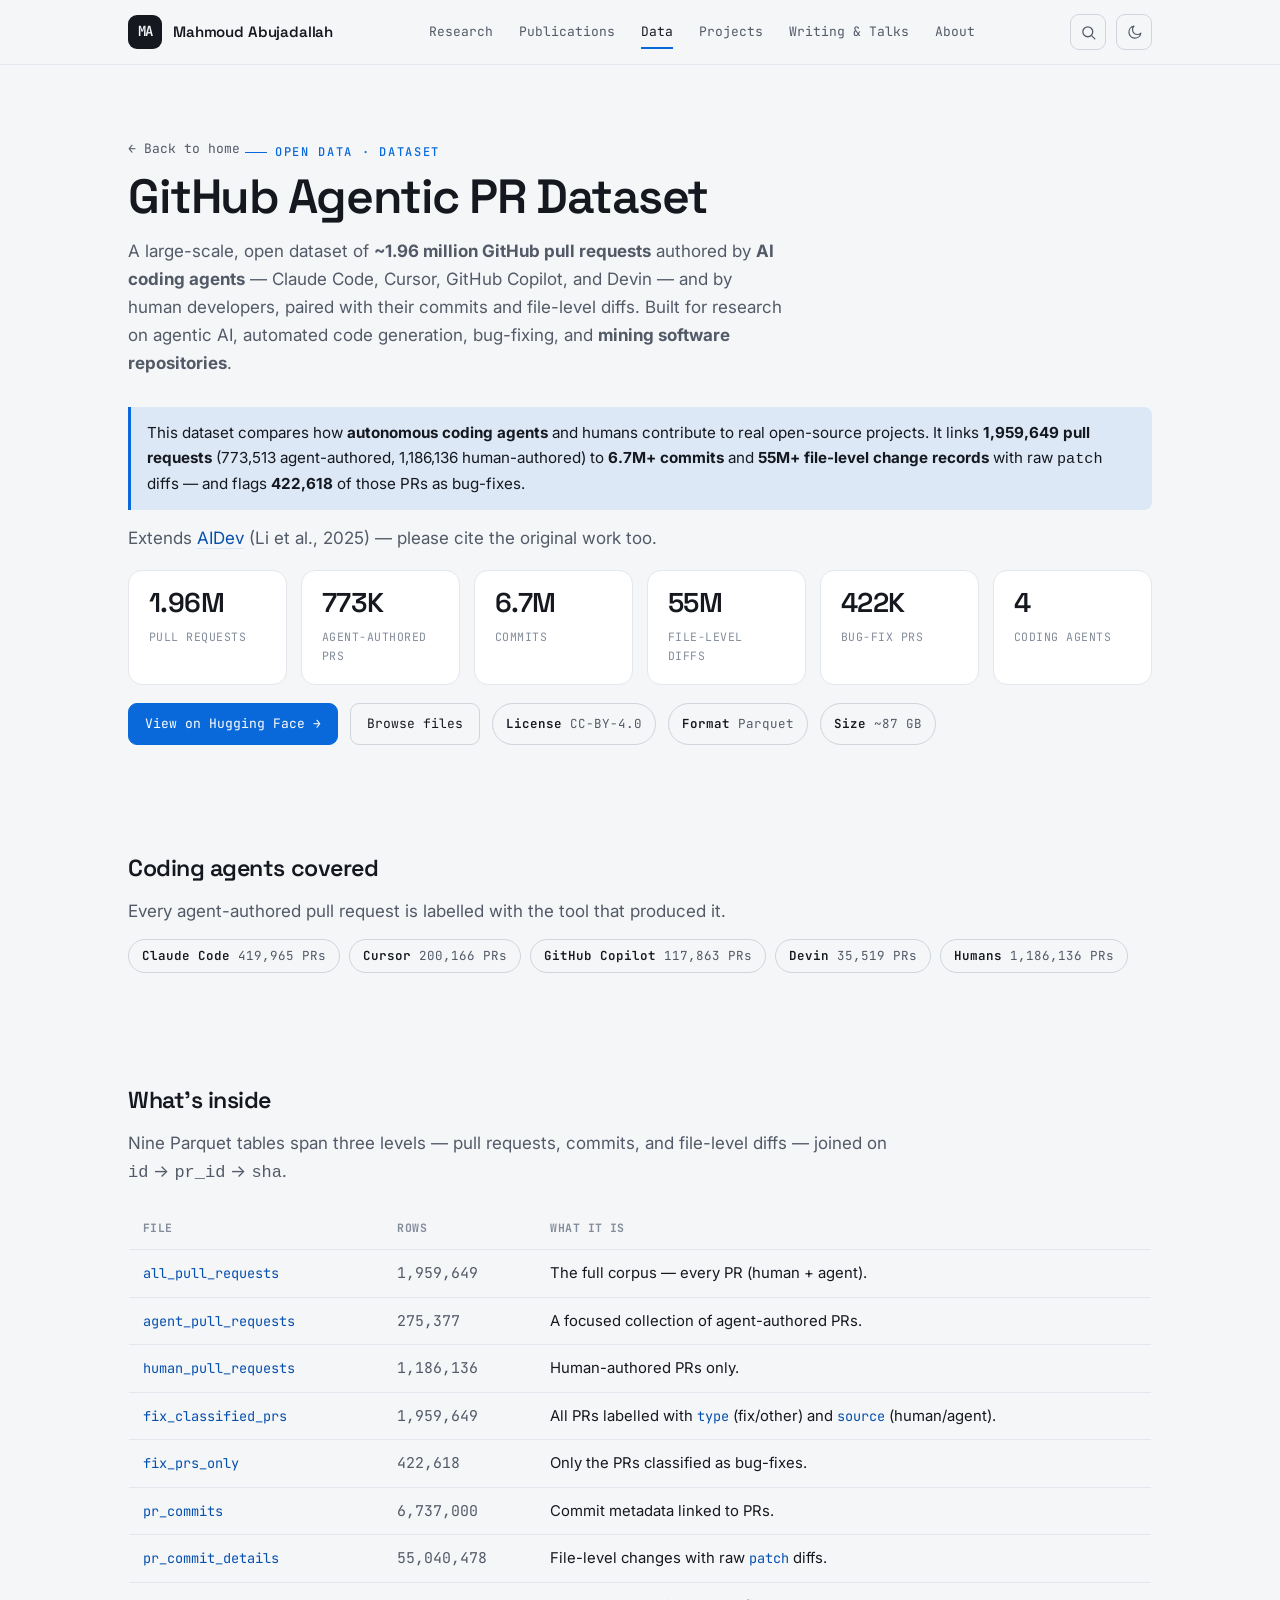
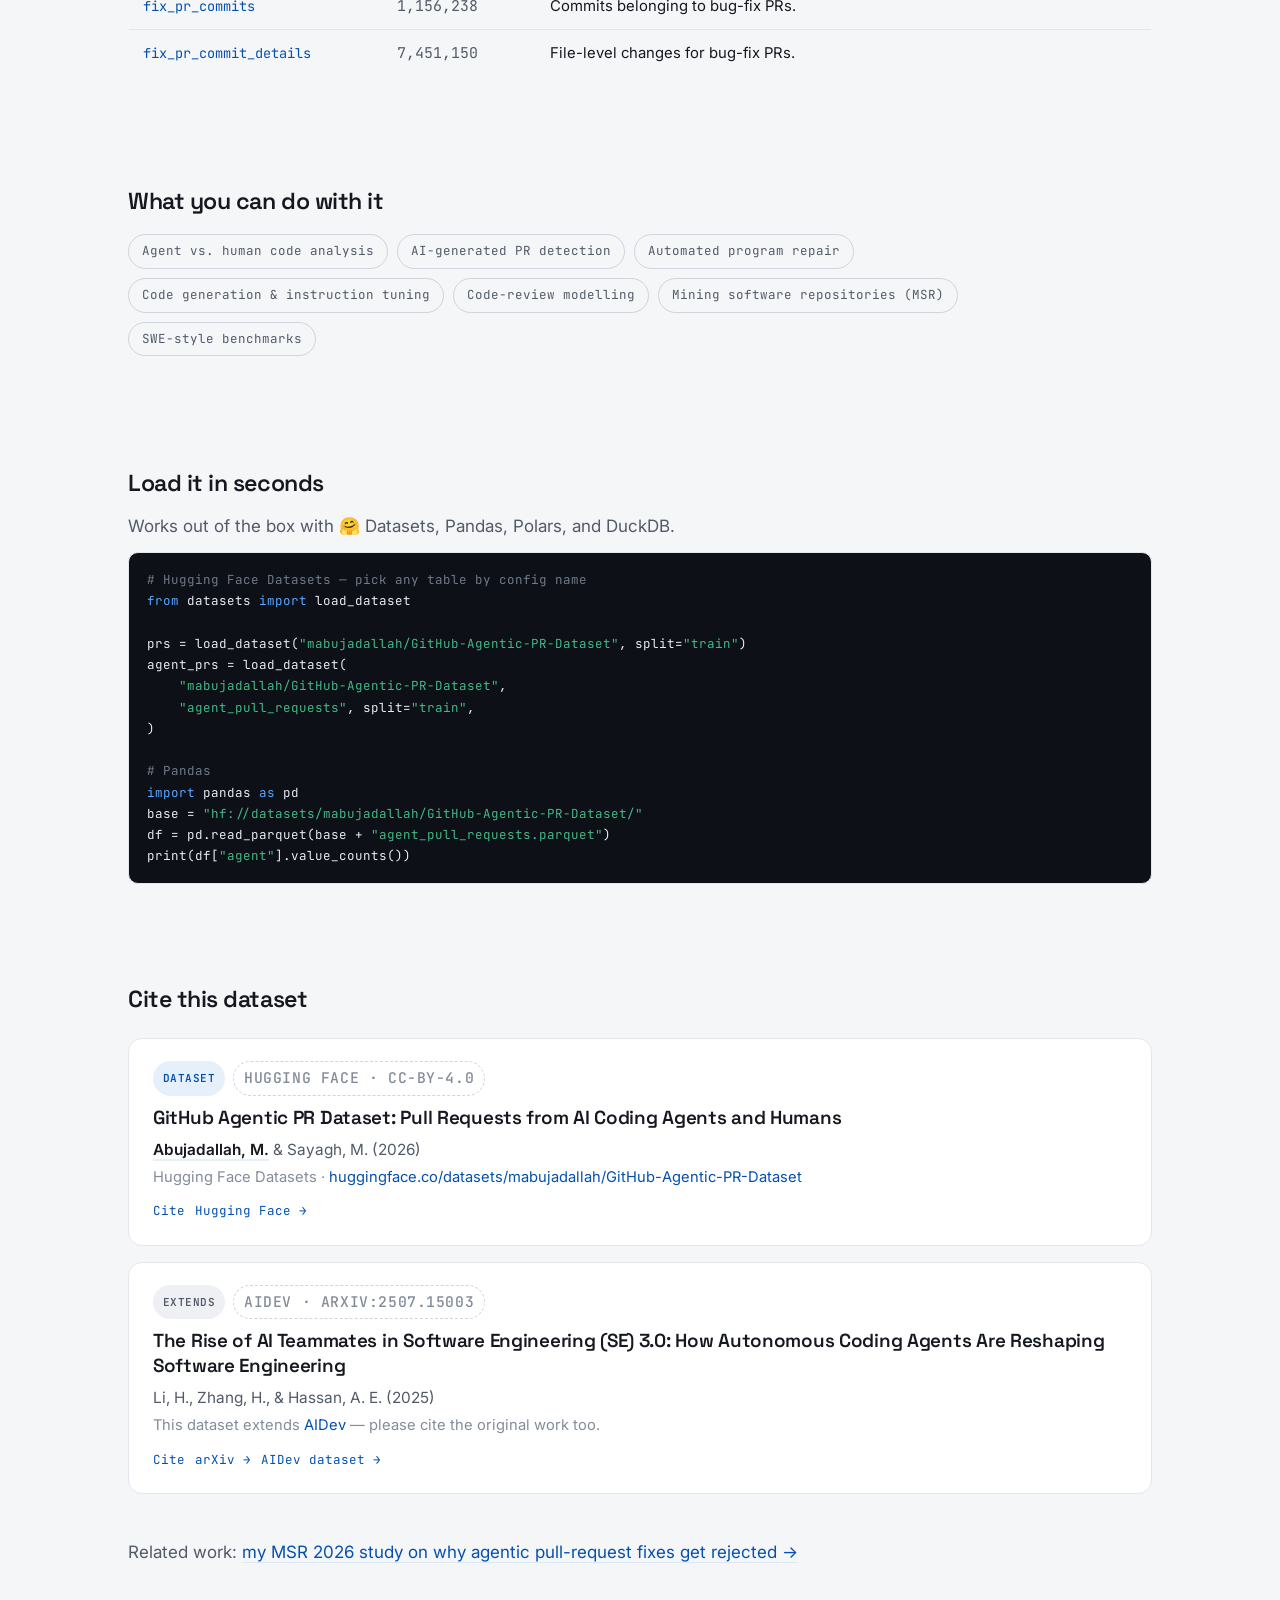
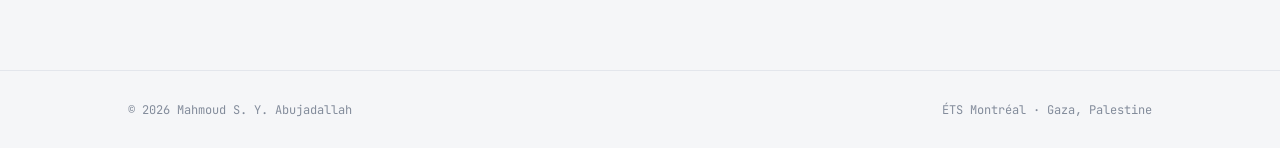
<file: datasets.html>
<!doctype html>
<html lang="en">
<head>
<meta charset="utf-8">
<meta name="viewport" content="width=device-width, initial-scale=1">
<title>GitHub Agentic PR Dataset — Mahmoud S. Y. Abujadallah</title>
<meta name="description" content="The GitHub Agentic PR Dataset: ~2 million GitHub pull requests authored by AI coding agents (Claude Code, Cursor, GitHub Copilot, Devin) and human developers, with 6.7M commits and 55M file-level diffs. Open data (CC-BY-4.0) for agentic AI, code generation, and software engineering research.">
<meta name="keywords" content="GitHub Agentic PR Dataset, AI coding agents, agentic pull requests, Claude Code, Cursor, GitHub Copilot, Devin, code generation dataset, bug fix dataset, mining software repositories, MSR, software engineering, LLM, open data">
<meta name="author" content="Mahmoud S. Y. Abujadallah">
<meta name="author" content="Mohammed Sayagh">
<meta name="theme-color" content="#0969DA">
<link rel="canonical" href="https://mabujadallah.github.io/datasets.html">
<link rel="icon" type="image/svg+xml" href="favicon.svg">
<meta property="og:type" content="website">
<meta property="og:title" content="GitHub Agentic PR Dataset — Mahmoud S. Y. Abujadallah">
<meta property="og:description" content="~2M GitHub pull requests from AI coding agents (Claude Code, Cursor, Copilot, Devin) and humans, with 6.7M commits and 55M file-level diffs. Open data for agentic AI and software engineering research.">
<meta property="og:url" content="https://mabujadallah.github.io/datasets.html">
<meta property="og:image" content="https://mabujadallah.github.io/images/og-card.png">
<meta property="og:image:width" content="1200">
<meta property="og:image:height" content="630">
<meta name="twitter:card" content="summary_large_image">
<meta name="twitter:title" content="GitHub Agentic PR Dataset">
<meta name="twitter:description" content="~2M GitHub pull requests from AI coding agents and humans, with commits and 55M file-level diffs. Open data (CC-BY-4.0).">
<meta name="twitter:image" content="https://mabujadallah.github.io/images/og-card.png">

<!-- JSON-LD: schema.org Dataset (Google Dataset Search) -->
<script type="application/ld+json">
{
  "@context": "https://schema.org",
  "@type": "Dataset",
  "name": "GitHub Agentic PR Dataset",
  "alternateName": "GitHub-Agentic-PR-Dataset",
  "description": "A large-scale dataset of ~1.96 million GitHub pull requests authored by AI coding agents (Claude Code, Cursor, GitHub Copilot, Devin) and human developers, enriched with 6.7M+ commits and 55M+ file-level change records including raw patch diffs. 773,513 PRs are agent-authored and 1,186,136 are human-authored; 422,618 PRs are classified as bug-fixes. Released for research on agentic AI, code generation, bug-fix detection, code review, and mining software repositories (MSR).",
  "url": "https://huggingface.co/datasets/mabujadallah/GitHub-Agentic-PR-Dataset",
  "sameAs": "https://huggingface.co/datasets/mabujadallah/GitHub-Agentic-PR-Dataset",
  "identifier": "https://huggingface.co/datasets/mabujadallah/GitHub-Agentic-PR-Dataset",
  "isBasedOn": "https://huggingface.co/datasets/hao-li/AIDev",
  "citation": "Li, H., Zhang, H., & Hassan, A. E. (2025). The Rise of AI Teammates in Software Engineering (SE) 3.0: How Autonomous Coding Agents Are Reshaping Software Engineering. arXiv:2507.15003.",
  "license": "https://creativecommons.org/licenses/by/4.0/",
  "isAccessibleForFree": true,
  "creator": [
    {
      "@type": "Person",
      "name": "Mahmoud S. Y. Abujadallah",
      "url": "https://mabujadallah.github.io/",
      "sameAs": [
        "https://huggingface.co/mabujadallah",
        "https://github.com/mabujadallah",
        "https://orcid.org/0009-0009-6800-0481",
        "https://scholar.google.com/citations?user=rj5uozAAAAAJ"
      ]
    },
    {
      "@type": "Person",
      "name": "Mohammed Sayagh"
    }
  ],
  "keywords": [
    "AI coding agents",
    "agentic pull requests",
    "Claude Code",
    "Cursor",
    "GitHub Copilot",
    "Devin",
    "code generation",
    "bug fix dataset",
    "mining software repositories",
    "software engineering",
    "code review",
    "commit diffs"
  ],
  "measurementTechnique": "Mining of public GitHub pull requests, commits, and file-level diffs via the GitHub API, with heuristic attribution of agent vs. human authorship and bug-fix classification.",
  "variableMeasured": [
    "pull request title and body",
    "author (agent or human)",
    "agent name (Claude Code, Cursor, GitHub Copilot, Devin)",
    "pull request state (open / closed)",
    "commit messages",
    "file-level additions, deletions and changes",
    "raw unified diff patches",
    "bug-fix classification"
  ],
  "distribution": [
    {
      "@type": "DataDownload",
      "name": "all_pull_requests.parquet",
      "encodingFormat": "application/vnd.apache.parquet",
      "contentUrl": "https://huggingface.co/datasets/mabujadallah/GitHub-Agentic-PR-Dataset/resolve/main/all_pull_requests.parquet"
    },
    {
      "@type": "DataDownload",
      "name": "agent_pull_requests.parquet",
      "encodingFormat": "application/vnd.apache.parquet",
      "contentUrl": "https://huggingface.co/datasets/mabujadallah/GitHub-Agentic-PR-Dataset/resolve/main/agent_pull_requests.parquet"
    },
    {
      "@type": "DataDownload",
      "name": "pr_commit_details.parquet",
      "encodingFormat": "application/vnd.apache.parquet",
      "contentUrl": "https://huggingface.co/datasets/mabujadallah/GitHub-Agentic-PR-Dataset/resolve/main/pr_commit_details.parquet"
    }
  ]
}
</script>

<link rel="preconnect" href="https://fonts.googleapis.com">
<link rel="preconnect" href="https://fonts.gstatic.com" crossorigin>
<link href="https://fonts.googleapis.com/css2?family=Space+Grotesk:wght@400;500;600;700&family=Inter:wght@400;450;500;600&family=JetBrains+Mono:wght@400;500;600&display=swap" rel="stylesheet">
<link rel="stylesheet" href="css/site.css">
<style>
  /* dataset-page extras, built on the shared tokens */
  .ds-stats{display:grid;grid-template-columns:repeat(auto-fit,minmax(150px,1fr));gap:14px;margin:6px 0 4px}
  .ds-stat{background:var(--paper-raised);border:1px solid var(--line);border-radius:var(--r);padding:18px 20px}
  .ds-stat .num{font-family:var(--display);font-weight:600;font-size:1.7rem;letter-spacing:-.02em;line-height:1}
  .ds-stat .lbl{font-family:var(--mono);font-size:11.5px;letter-spacing:.04em;text-transform:uppercase;color:var(--ink-faint);margin-top:8px;display:block}
  .ds-chips{display:flex;flex-wrap:wrap;gap:9px;margin:4px 0}
  .ds-chip{font-family:var(--mono);font-size:12.5px;border:1px solid var(--line-strong);border-radius:999px;padding:6px 13px;color:var(--ink-soft);display:inline-flex;gap:8px;align-items:center}
  .ds-chip b{color:var(--ink);font-weight:600}
  .ds-table{width:100%;border-collapse:collapse;font-size:.93rem;margin-top:6px;overflow:hidden;border:1px solid var(--line);border-radius:var(--r)}
  .ds-table th,.ds-table td{text-align:left;padding:11px 14px;border-bottom:1px solid var(--line);vertical-align:top}
  .ds-table thead th{font-family:var(--mono);font-size:11.5px;letter-spacing:.04em;text-transform:uppercase;color:var(--ink-faint);background:var(--paper)}
  .ds-table td code{font-family:var(--mono);font-size:.85rem;color:var(--accent-deep)}
  .ds-table tbody tr:last-child td{border-bottom:0}
  .ds-table .n{font-family:var(--mono);white-space:nowrap;color:var(--ink-soft)}
  .table-scroll{overflow-x:auto;border-radius:var(--r)}
  .code{margin-top:12px;background:#0d1017;color:#e7ebf2;border:1px solid var(--line);border-radius:10px;padding:16px 18px;font-family:var(--mono);font-size:12.5px;line-height:1.7;overflow-x:auto;white-space:pre}
  html[data-theme="dark"] .code{background:#070a0f}
  .code .c{color:#6f7989}
  .code .k{color:#58A6FF}
  .code .s{color:#43b985}
  .ds-actions{display:flex;flex-wrap:wrap;gap:12px;margin-top:6px}
  .ds-btn{font-family:var(--mono);font-size:13px;border:1px solid var(--line-strong);border-radius:9px;padding:9px 16px;color:var(--ink);transition:.2s;display:inline-flex;align-items:center;gap:8px}
  .ds-btn:hover{border-color:var(--accent);color:var(--accent)}
  .ds-btn.primary{background:var(--accent);border-color:var(--accent);color:#fff}
  .ds-btn.primary:hover{background:var(--accent-deep);border-color:var(--accent-deep);color:#fff}
  .ds-h2{font-family:var(--display);font-weight:600;font-size:1.45rem;letter-spacing:-.02em;margin:36px 0 4px}
  .ds-lead{color:var(--ink-soft);max-width:70ch;margin:.6rem 0 0}
</style>
<script>
  document.documentElement.classList.add('js');
  (function(){try{
    var t=localStorage.getItem('theme')||(matchMedia('(prefers-color-scheme:dark)').matches?'dark':'light');
    if(t==='dark')document.documentElement.setAttribute('data-theme','dark');
  }catch(e){}})();
</script>
</head>
<body>
<div class="scroll-progress" aria-hidden="true"></div>
<a class="skip" href="#main">Skip to content</a>

<header class="nav">
  <div class="wrap nav-inner">
    <a class="brand" href="index.html"><span class="mono-badge">MA</span><span>Mahmoud&nbsp;Abujadallah</span></a>
    <nav class="nav-links" aria-label="Primary">
      <a href="index.html#research">Research</a>
      <a href="publications.html">Publications</a>
      <a href="datasets.html" aria-current="page">Data</a>
      <a href="projects.html">Projects</a>
      <a href="media.html">Writing &amp; Talks</a>
      <a href="index.html#about">About</a>
    </nav>
    <div class="nav-tools">
      <button class="icon-btn" id="themeToggle" type="button" aria-label="Toggle dark mode" title="Toggle theme">
        <svg class="ic-moon" viewBox="0 0 24 24" fill="none" stroke="currentColor" stroke-width="1.7" aria-hidden="true"><path d="M21 12.8A8.5 8.5 0 1 1 11.2 3a6.6 6.6 0 0 0 9.8 9.8z" stroke-linecap="round" stroke-linejoin="round"/></svg>
        <svg class="ic-sun" viewBox="0 0 24 24" fill="none" stroke="currentColor" stroke-width="1.7" aria-hidden="true"><circle cx="12" cy="12" r="4"/><path d="M12 2v2M12 20v2M4.9 4.9l1.4 1.4M17.7 17.7l1.4 1.4M2 12h2M20 12h2M4.9 19.1l1.4-1.4M17.7 6.3l1.4-1.4" stroke-linecap="round"/></svg>
      </button>
    </div>
  </div>
</header>

<main id="main">
  <div class="wrap">
    <div class="page-head">
      <a class="back" href="index.html">← Back to home</a>
      <span class="eyebrow" style="margin-top:14px">Open data · Dataset</span>
      <h1>GitHub Agentic PR Dataset</h1>
      <p>A large-scale, open dataset of <b>~1.96 million GitHub pull requests</b> authored by <b>AI coding agents</b> — Claude Code, Cursor, GitHub Copilot, and Devin — and by human developers, paired with their commits and file-level diffs. Built for research on agentic AI, automated code generation, bug-fixing, and <b>mining software repositories</b>.</p>
    </div>

    <section aria-label="Dataset summary" style="padding-top:10px">
      <div class="abs show" style="display:block">
        This dataset compares how <b>autonomous coding agents</b> and humans contribute to real open-source projects. It links <b>1,959,649 pull requests</b> (773,513 agent-authored, 1,186,136 human-authored) to <b>6.7M+ commits</b> and <b>55M+ file-level change records</b> with raw <code>patch</code> diffs — and flags <b>422,618</b> of those PRs as bug-fixes.
      </div>
      <p class="ds-lead reveal" style="margin-top:14px">Extends <a href="https://huggingface.co/datasets/hao-li/AIDev" target="_blank" rel="noopener" style="color:var(--accent-deep);border-bottom:1px solid var(--accent-soft)">AIDev</a> (Li et&nbsp;al., 2025) — please cite the original work too.</p>

      <div class="ds-stats reveal" style="margin-top:18px">
        <div class="ds-stat"><span class="num">1.96M</span><span class="lbl">Pull requests</span></div>
        <div class="ds-stat"><span class="num">773K</span><span class="lbl">Agent-authored PRs</span></div>
        <div class="ds-stat"><span class="num">6.7M</span><span class="lbl">Commits</span></div>
        <div class="ds-stat"><span class="num">55M</span><span class="lbl">File-level diffs</span></div>
        <div class="ds-stat"><span class="num">422K</span><span class="lbl">Bug-fix PRs</span></div>
        <div class="ds-stat"><span class="num">4</span><span class="lbl">Coding agents</span></div>
      </div>

      <div class="ds-actions reveal" style="margin-top:18px">
        <a class="ds-btn primary" href="https://huggingface.co/datasets/mabujadallah/GitHub-Agentic-PR-Dataset" target="_blank" rel="noopener">View on Hugging Face →</a>
        <a class="ds-btn" href="https://huggingface.co/datasets/mabujadallah/GitHub-Agentic-PR-Dataset/tree/main" target="_blank" rel="noopener">Browse files</a>
        <span class="ds-chip"><b>License</b> CC-BY-4.0</span>
        <span class="ds-chip"><b>Format</b> Parquet</span>
        <span class="ds-chip"><b>Size</b> ~87 GB</span>
      </div>
    </section>

    <section aria-label="Agents covered">
      <h2 class="ds-h2 reveal">Coding agents covered</h2>
      <p class="ds-lead reveal">Every agent-authored pull request is labelled with the tool that produced it.</p>
      <div class="ds-chips reveal" style="margin-top:14px">
        <span class="ds-chip"><b>Claude Code</b> 419,965 PRs</span>
        <span class="ds-chip"><b>Cursor</b> 200,166 PRs</span>
        <span class="ds-chip"><b>GitHub Copilot</b> 117,863 PRs</span>
        <span class="ds-chip"><b>Devin</b> 35,519 PRs</span>
        <span class="ds-chip"><b>Humans</b> 1,186,136 PRs</span>
      </div>
    </section>

    <section aria-label="What's inside">
      <h2 class="ds-h2 reveal">What&rsquo;s inside</h2>
      <p class="ds-lead reveal">Nine Parquet tables span three levels — pull requests, commits, and file-level diffs — joined on <code>id</code> → <code>pr_id</code> → <code>sha</code>.</p>
      <div class="table-scroll reveal" style="margin-top:14px">
        <table class="ds-table">
          <thead>
            <tr><th>File</th><th>Rows</th><th>What it is</th></tr>
          </thead>
          <tbody>
            <tr><td><code>all_pull_requests</code></td><td class="n">1,959,649</td><td>The full corpus — every PR (human + agent).</td></tr>
            <tr><td><code>agent_pull_requests</code></td><td class="n">275,377</td><td>A focused collection of agent-authored PRs.</td></tr>
            <tr><td><code>human_pull_requests</code></td><td class="n">1,186,136</td><td>Human-authored PRs only.</td></tr>
            <tr><td><code>fix_classified_prs</code></td><td class="n">1,959,649</td><td>All PRs labelled with <code>type</code> (fix/other) and <code>source</code> (human/agent).</td></tr>
            <tr><td><code>fix_prs_only</code></td><td class="n">422,618</td><td>Only the PRs classified as bug-fixes.</td></tr>
            <tr><td><code>pr_commits</code></td><td class="n">6,737,000</td><td>Commit metadata linked to PRs.</td></tr>
            <tr><td><code>pr_commit_details</code></td><td class="n">55,040,478</td><td>File-level changes with raw <code>patch</code> diffs.</td></tr>
            <tr><td><code>fix_pr_commits</code></td><td class="n">1,156,238</td><td>Commits belonging to bug-fix PRs.</td></tr>
            <tr><td><code>fix_pr_commit_details</code></td><td class="n">7,451,150</td><td>File-level changes for bug-fix PRs.</td></tr>
          </tbody>
        </table>
      </div>
    </section>

    <section aria-label="Use cases">
      <h2 class="ds-h2 reveal">What you can do with it</h2>
      <div class="ds-chips reveal" style="margin-top:14px">
        <span class="ds-chip">Agent vs. human code analysis</span>
        <span class="ds-chip">AI-generated PR detection</span>
        <span class="ds-chip">Automated program repair</span>
        <span class="ds-chip">Code generation &amp; instruction tuning</span>
        <span class="ds-chip">Code-review modelling</span>
        <span class="ds-chip">Mining software repositories (MSR)</span>
        <span class="ds-chip">SWE-style benchmarks</span>
      </div>
    </section>

    <section aria-label="How to load">
      <h2 class="ds-h2 reveal">Load it in seconds</h2>
      <p class="ds-lead reveal">Works out of the box with 🤗 Datasets, Pandas, Polars, and DuckDB.</p>
      <pre class="code reveal"><span class="c"># Hugging Face Datasets — pick any table by config name</span>
<span class="k">from</span> datasets <span class="k">import</span> load_dataset

prs = load_dataset(<span class="s">"mabujadallah/GitHub-Agentic-PR-Dataset"</span>, split=<span class="s">"train"</span>)
agent_prs = load_dataset(
    <span class="s">"mabujadallah/GitHub-Agentic-PR-Dataset"</span>,
    <span class="s">"agent_pull_requests"</span>, split=<span class="s">"train"</span>,
)

<span class="c"># Pandas</span>
<span class="k">import</span> pandas <span class="k">as</span> pd
base = <span class="s">"hf://datasets/mabujadallah/GitHub-Agentic-PR-Dataset/"</span>
df = pd.read_parquet(base + <span class="s">"agent_pull_requests.parquet"</span>)
print(df[<span class="s">"agent"</span>].value_counts())</pre>
    </section>

    <section class="pub-list" aria-label="Citation" style="padding-top:14px">
      <h2 class="ds-h2 reveal">Cite this dataset</h2>
      <article class="pub reveal">
        <div class="tags"><span class="tag merged">Dataset</span><span class="tag venue">Hugging Face · CC-BY-4.0</span></div>
        <h3>GitHub Agentic PR Dataset: Pull Requests from AI Coding Agents and Humans</h3>
        <p class="authors"><span class="me">Abujadallah, M.</span> &amp; Sayagh, M. (2026)</p>
        <p class="venue">Hugging Face Datasets · <a href="https://huggingface.co/datasets/mabujadallah/GitHub-Agentic-PR-Dataset" target="_blank" rel="noopener" style="color:var(--accent-deep)">huggingface.co/datasets/mabujadallah/GitHub-Agentic-PR-Dataset</a></p>
        <div class="links">
          <button type="button" class="cite">Cite</button>
          <a href="https://huggingface.co/datasets/mabujadallah/GitHub-Agentic-PR-Dataset" target="_blank" rel="noopener">Hugging Face →</a>
        </div>
        <pre class="bib">@misc{abujadallah_github_agentic_pr_dataset,
  title        = {GitHub Agentic PR Dataset: Pull Requests from AI Coding Agents and Humans},
  author       = {Abujadallah, Mahmoud and Sayagh, Mohammed},
  year         = {2026},
  howpublished = {\url{https://huggingface.co/datasets/mabujadallah/GitHub-Agentic-PR-Dataset}},
  note         = {Hugging Face Datasets}
}</pre>
      </article>

      <article class="pub reveal">
        <div class="tags"><span class="tag draft">Extends</span><span class="tag venue">AIDev · arXiv:2507.15003</span></div>
        <h3>The Rise of AI Teammates in Software Engineering (SE) 3.0: How Autonomous Coding Agents Are Reshaping Software Engineering</h3>
        <p class="authors">Li, H., Zhang, H., &amp; Hassan, A. E. (2025)</p>
        <p class="venue">This dataset extends <a href="https://huggingface.co/datasets/hao-li/AIDev" target="_blank" rel="noopener" style="color:var(--accent-deep)">AIDev</a> — please cite the original work too.</p>
        <div class="links">
          <button type="button" class="cite">Cite</button>
          <a href="https://arxiv.org/abs/2507.15003" target="_blank" rel="noopener">arXiv →</a>
          <a href="https://huggingface.co/datasets/hao-li/AIDev" target="_blank" rel="noopener">AIDev dataset →</a>
        </div>
        <pre class="bib">@misc{li2025aiteammates,
  title         = {The Rise of AI Teammates in Software Engineering (SE) 3.0: How Autonomous Coding Agents Are Reshaping Software Engineering},
  author        = {Li, Hao and Zhang, Haoxiang and Hassan, Ahmed E.},
  year          = {2025},
  eprint        = {2507.15003},
  archivePrefix = {arXiv},
  primaryClass  = {cs.SE},
  howpublished  = {\url{https://huggingface.co/datasets/hao-li/AIDev}}
}</pre>
      </article>
    </section>

    <section aria-label="Related research" style="padding-top:0">
      <p class="ds-lead reveal">Related work: <a href="publications.html" style="color:var(--accent-deep);border-bottom:1px solid var(--accent-soft)">my MSR 2026 study on why agentic pull-request fixes get rejected →</a></p>
    </section>
  </div>
</main>

<footer>
  <div class="wrap foot-inner">
    <span>© 2026 Mahmoud S. Y. Abujadallah</span>
    <span>ÉTS Montréal · Gaza, Palestine</span>
  </div>
</footer>

<script src="css/site.js" defer></script>
</body>
</html>
</file>
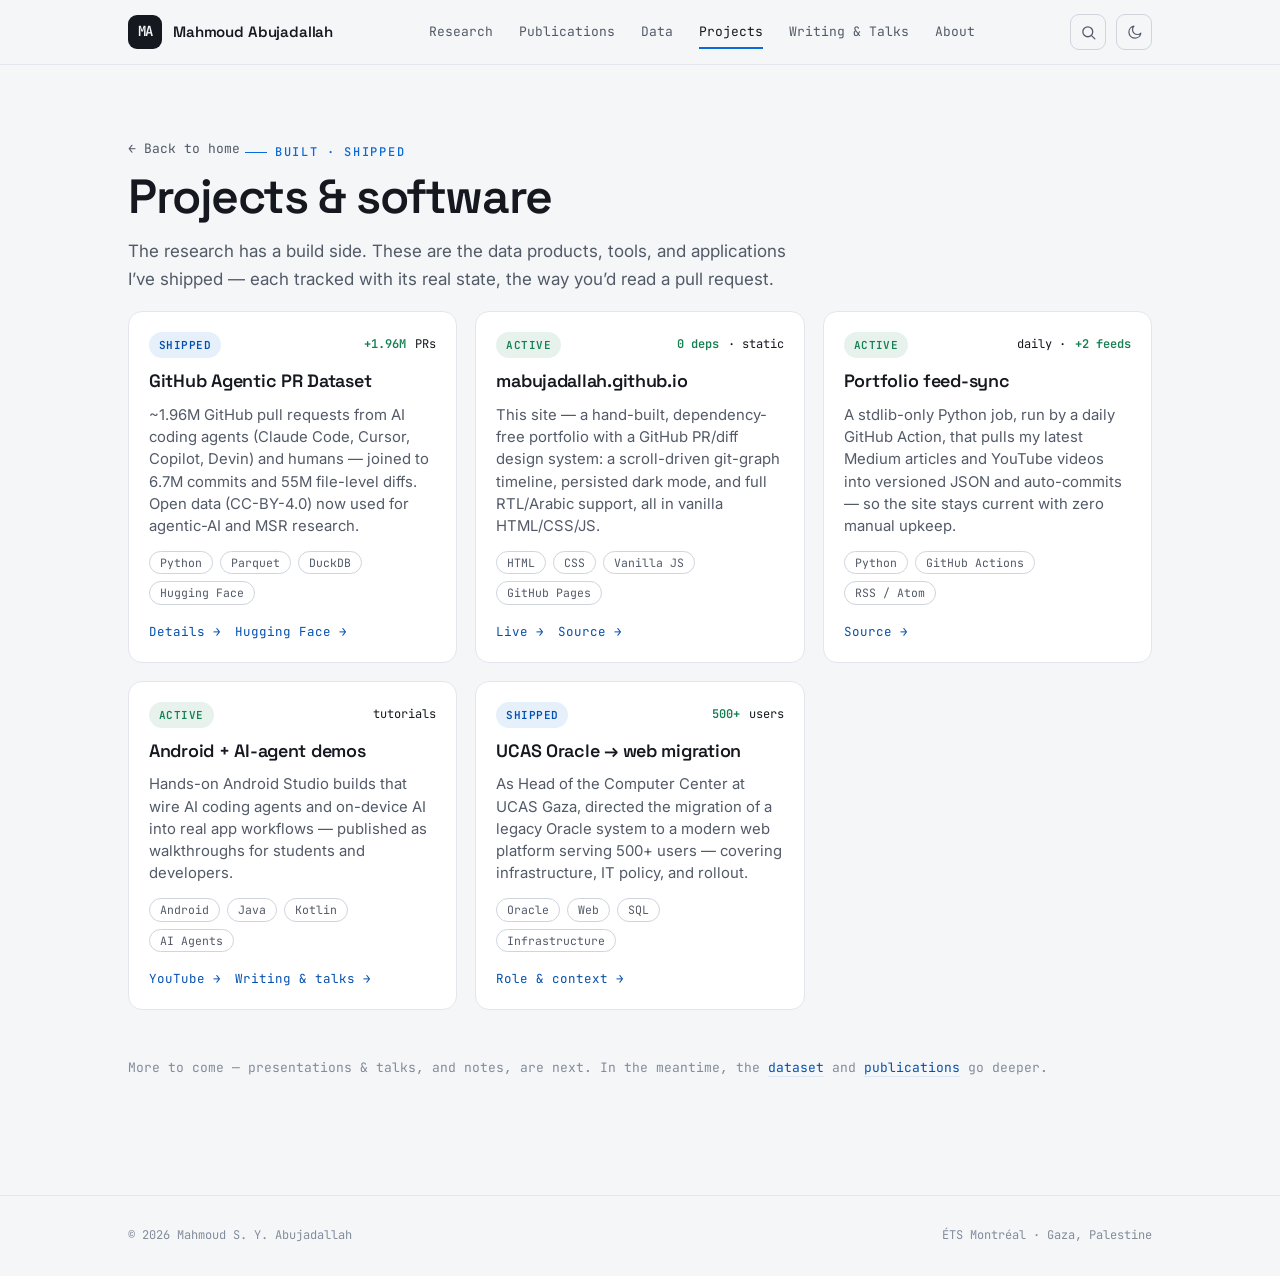
<file: projects.html>
<!doctype html>
<html lang="en">
<head>
<meta charset="utf-8">
<meta name="viewport" content="width=device-width, initial-scale=1">
<title>Projects &amp; Software — Mahmoud S. Y. Abujadallah</title>
<meta name="description" content="Software, tools, and data products built by Mahmoud S. Y. Abujadallah — the GitHub Agentic PR Dataset, a PR-themed portfolio with daily feed automation, Android + AI-agent demos, and platform engineering work.">
<meta name="keywords" content="Mahmoud Abujadallah, projects, software, GitHub Agentic PR Dataset, Android AI agent, portfolio, GitHub Actions, data engineering, software engineering">
<meta name="author" content="Mahmoud S. Y. Abujadallah">
<meta name="robots" content="index, follow">
<meta name="theme-color" content="#0969DA">
<link rel="canonical" href="https://mabujadallah.github.io/projects.html">
<link rel="icon" type="image/svg+xml" href="favicon.svg">

<!-- Open Graph -->
<meta property="og:type" content="website">
<meta property="og:title" content="Projects &amp; Software — Mahmoud S. Y. Abujadallah">
<meta property="og:description" content="Things I've built and shipped alongside the research — data products, tools, and applications.">
<meta property="og:url" content="https://mabujadallah.github.io/projects.html">
<meta property="og:image" content="https://mabujadallah.github.io/images/og-card.png">
<meta property="og:image:width" content="1200">
<meta property="og:image:height" content="630">

<!-- Twitter -->
<meta name="twitter:card" content="summary_large_image">
<meta name="twitter:title" content="Projects &amp; Software — Mahmoud S. Y. Abujadallah">
<meta name="twitter:description" content="Things I've built and shipped alongside the research — data products, tools, and applications.">
<meta name="twitter:image" content="https://mabujadallah.github.io/images/og-card.png">

<!-- JSON-LD: this page as a collection of works -->
<script type="application/ld+json">
{
  "@context": "https://schema.org",
  "@type": "CollectionPage",
  "name": "Projects & Software — Mahmoud S. Y. Abujadallah",
  "url": "https://mabujadallah.github.io/projects.html",
  "about": "Software, tools, and data products built by Mahmoud S. Y. Abujadallah.",
  "author": {
    "@type": "Person",
    "name": "Mahmoud S. Y. Abujadallah",
    "url": "https://mabujadallah.github.io/"
  },
  "mainEntity": {
    "@type": "ItemList",
    "itemListElement": [
      {
        "@type": "ListItem",
        "position": 1,
        "item": {
          "@type": "Dataset",
          "name": "GitHub Agentic PR Dataset",
          "url": "https://huggingface.co/datasets/mabujadallah/GitHub-Agentic-PR-Dataset"
        }
      },
      {
        "@type": "ListItem",
        "position": 2,
        "item": {
          "@type": "SoftwareSourceCode",
          "name": "mabujadallah.github.io",
          "url": "https://mabujadallah.github.io/",
          "codeRepository": "https://github.com/mabujadallah/mabujadallah.github.io",
          "programmingLanguage": ["HTML", "CSS", "JavaScript", "Python"]
        }
      },
      {
        "@type": "ListItem",
        "position": 3,
        "item": {
          "@type": "SoftwareSourceCode",
          "name": "Portfolio feed-sync",
          "url": "https://github.com/mabujadallah/mabujadallah.github.io/blob/main/scripts/sync_feeds.py",
          "programmingLanguage": "Python"
        }
      },
      {
        "@type": "ListItem",
        "position": 4,
        "item": {
          "@type": "CreativeWork",
          "name": "Android + AI-agent demos",
          "url": "https://www.youtube.com/@mahmoudabujadallah"
        }
      }
    ]
  }
}
</script>

<link rel="preconnect" href="https://fonts.googleapis.com">
<link rel="preconnect" href="https://fonts.gstatic.com" crossorigin>
<link href="https://fonts.googleapis.com/css2?family=Space+Grotesk:wght@400;500;600;700&family=Inter:wght@400;450;500;600&family=JetBrains+Mono:wght@400;500;600&display=swap" rel="stylesheet">
<link rel="stylesheet" href="css/site.css">
<script>
  document.documentElement.classList.add('js');
  (function(){try{
    var t=localStorage.getItem('theme')||(matchMedia('(prefers-color-scheme:dark)').matches?'dark':'light');
    if(t==='dark')document.documentElement.setAttribute('data-theme','dark');
  }catch(e){}})();
</script>
</head>
<body>
<div class="scroll-progress" aria-hidden="true"></div>
<a class="skip" href="#main">Skip to content</a>

<header class="nav">
  <div class="wrap nav-inner">
    <a class="brand" href="index.html"><span class="mono-badge">MA</span><span>Mahmoud&nbsp;Abujadallah</span></a>
    <nav class="nav-links" aria-label="Primary">
      <a href="index.html#research">Research</a>
      <a href="publications.html">Publications</a>
      <a href="datasets.html">Data</a>
      <a href="projects.html" aria-current="page">Projects</a>
      <a href="media.html">Writing &amp; Talks</a>
      <a href="index.html#about">About</a>
    </nav>
    <div class="nav-tools">
      <button class="icon-btn" id="themeToggle" type="button" aria-label="Toggle dark mode" title="Toggle theme" aria-pressed="false">
        <svg class="ic-moon" viewBox="0 0 24 24" fill="none" stroke="currentColor" stroke-width="1.7" aria-hidden="true"><path d="M21 12.8A8.5 8.5 0 1 1 11.2 3a6.6 6.6 0 0 0 9.8 9.8z" stroke-linecap="round" stroke-linejoin="round"/></svg>
        <svg class="ic-sun" viewBox="0 0 24 24" fill="none" stroke="currentColor" stroke-width="1.7" aria-hidden="true"><circle cx="12" cy="12" r="4"/><path d="M12 2v2M12 20v2M4.9 4.9l1.4 1.4M17.7 17.7l1.4 1.4M2 12h2M20 12h2M4.9 19.1l1.4-1.4M17.7 6.3l1.4-1.4" stroke-linecap="round"/></svg>
      </button>
    </div>
  </div>
</header>

<main id="main">
  <div class="wrap">
    <div class="page-head">
      <a class="back" href="index.html">← Back to home</a>
      <span class="eyebrow" style="margin-top:14px">Built · shipped</span>
      <h1>Projects &amp; software</h1>
      <p>The research has a build side. These are the data products, tools, and applications I&rsquo;ve shipped — each tracked with its real state, the way you&rsquo;d read a pull request.</p>
    </div>

    <section aria-label="Projects" style="padding-top:10px">
      <div class="grid">

        <!-- 1 — GitHub Agentic PR Dataset -->
        <article class="card proj reveal" id="proj-dataset" data-state="merged">
          <div class="body">
            <div class="proj-top">
              <span class="tag merged">Shipped</span>
              <span class="diffstat"><span class="add">+1.96M</span> PRs</span>
            </div>
            <h3>GitHub Agentic PR Dataset</h3>
            <p>~1.96M GitHub pull requests from AI coding agents (Claude Code, Cursor, Copilot, Devin) and humans — joined to 6.7M commits and 55M file-level diffs. Open data (CC-BY-4.0) now used for agentic-AI and MSR research.</p>
            <div class="stack"><span>Python</span><span>Parquet</span><span>DuckDB</span><span>Hugging Face</span></div>
            <div class="links">
              <a href="datasets.html">Details →</a>
              <a href="https://huggingface.co/datasets/mabujadallah/GitHub-Agentic-PR-Dataset" target="_blank" rel="noopener">Hugging Face →</a>
            </div>
          </div>
        </article>

        <!-- 2 — This portfolio -->
        <article class="card proj reveal" id="proj-site" data-state="open">
          <div class="body">
            <div class="proj-top">
              <span class="tag open">Active</span>
              <span class="diffstat"><span class="add">0 deps</span> · static</span>
            </div>
            <h3>mabujadallah.github.io</h3>
            <p>This site — a hand-built, dependency-free portfolio with a GitHub PR/diff design system: a scroll-driven git-graph timeline, persisted dark mode, and full RTL/Arabic support, all in vanilla HTML/CSS/JS.</p>
            <div class="stack"><span>HTML</span><span>CSS</span><span>Vanilla JS</span><span>GitHub Pages</span></div>
            <div class="links">
              <a href="https://mabujadallah.github.io/" target="_blank" rel="noopener">Live →</a>
              <a href="https://github.com/mabujadallah/mabujadallah.github.io" target="_blank" rel="noopener">Source →</a>
            </div>
          </div>
        </article>

        <!-- 3 — Feed-sync automation -->
        <article class="card proj reveal" id="proj-feedsync" data-state="open">
          <div class="body">
            <div class="proj-top">
              <span class="tag open">Active</span>
              <span class="diffstat">daily · <span class="add">+2 feeds</span></span>
            </div>
            <h3>Portfolio feed-sync</h3>
            <p>A stdlib-only Python job, run by a daily GitHub Action, that pulls my latest Medium articles and YouTube videos into versioned JSON and auto-commits — so the site stays current with zero manual upkeep.</p>
            <div class="stack"><span>Python</span><span>GitHub Actions</span><span>RSS / Atom</span></div>
            <div class="links">
              <a href="https://github.com/mabujadallah/mabujadallah.github.io/blob/main/scripts/sync_feeds.py" target="_blank" rel="noopener">Source →</a>
            </div>
          </div>
        </article>

        <!-- 4 — Android + AI-agent demos -->
        <article class="card proj reveal" id="proj-android" data-state="open">
          <div class="body">
            <div class="proj-top">
              <span class="tag open">Active</span>
              <span class="diffstat">tutorials</span>
            </div>
            <h3>Android + AI-agent demos</h3>
            <p>Hands-on Android Studio builds that wire AI coding agents and on-device AI into real app workflows — published as walkthroughs for students and developers.</p>
            <div class="stack"><span>Android</span><span>Java</span><span>Kotlin</span><span>AI Agents</span></div>
            <div class="links">
              <a href="https://www.youtube.com/@mahmoudabujadallah" target="_blank" rel="noopener">YouTube →</a>
              <a href="media.html">Writing &amp; talks →</a>
            </div>
          </div>
        </article>

        <!-- 5 — UCAS platform migration -->
        <article class="card proj reveal" id="proj-ucas" data-state="merged">
          <div class="body">
            <div class="proj-top">
              <span class="tag merged">Shipped</span>
              <span class="diffstat"><span class="add">500+</span> users</span>
            </div>
            <h3>UCAS Oracle → web migration</h3>
            <p>As Head of the Computer Center at UCAS Gaza, directed the migration of a legacy Oracle system to a modern web platform serving 500+ users — covering infrastructure, IT policy, and rollout.</p>
            <div class="stack"><span>Oracle</span><span>Web</span><span>SQL</span><span>Infrastructure</span></div>
            <div class="links">
              <a href="index.html#experience">Role &amp; context →</a>
            </div>
          </div>
        </article>

        <!--
        TODO (Mahmoud): drop in your own apps/tools here. Copy a card above and edit:
          - status tag: "merged" = Shipped, "open" = Active, "draft" = Archived/WIP
          - diffstat: one honest headline metric (users, stars, scale…)
          - .stack chips: the real tech
          - .links: live demo / repo / writeup
        <article class="card proj reveal" data-state="draft">
          <div class="body">
            <div class="proj-top"><span class="tag draft">WIP</span><span class="diffstat">…</span></div>
            <h3>Project name</h3>
            <p>One or two sentences on what it does and why it matters.</p>
            <div class="stack"><span>Tech</span><span>Tech</span></div>
            <div class="links"><a href="#" target="_blank" rel="noopener">Repo →</a></div>
          </div>
        </article>
        -->

      </div>
    </section>

    <section aria-label="More" style="padding-top:0">
      <p class="reveal" style="color:var(--ink-faint);font-family:var(--mono);font-size:13px">
        More to come — presentations &amp; talks, and notes, are next.
        In the meantime, the <a href="datasets.html" style="color:var(--accent-deep);border-bottom:1px solid var(--accent-soft)">dataset</a>
        and <a href="publications.html" style="color:var(--accent-deep);border-bottom:1px solid var(--accent-soft)">publications</a> go deeper.
      </p>
    </section>
  </div>
</main>

<footer>
  <div class="wrap foot-inner">
    <span>© 2026 Mahmoud S. Y. Abujadallah</span>
    <span>ÉTS Montréal · Gaza, Palestine</span>
  </div>
</footer>

<script src="css/site.js" defer></script>
</body>
</html>
</file>
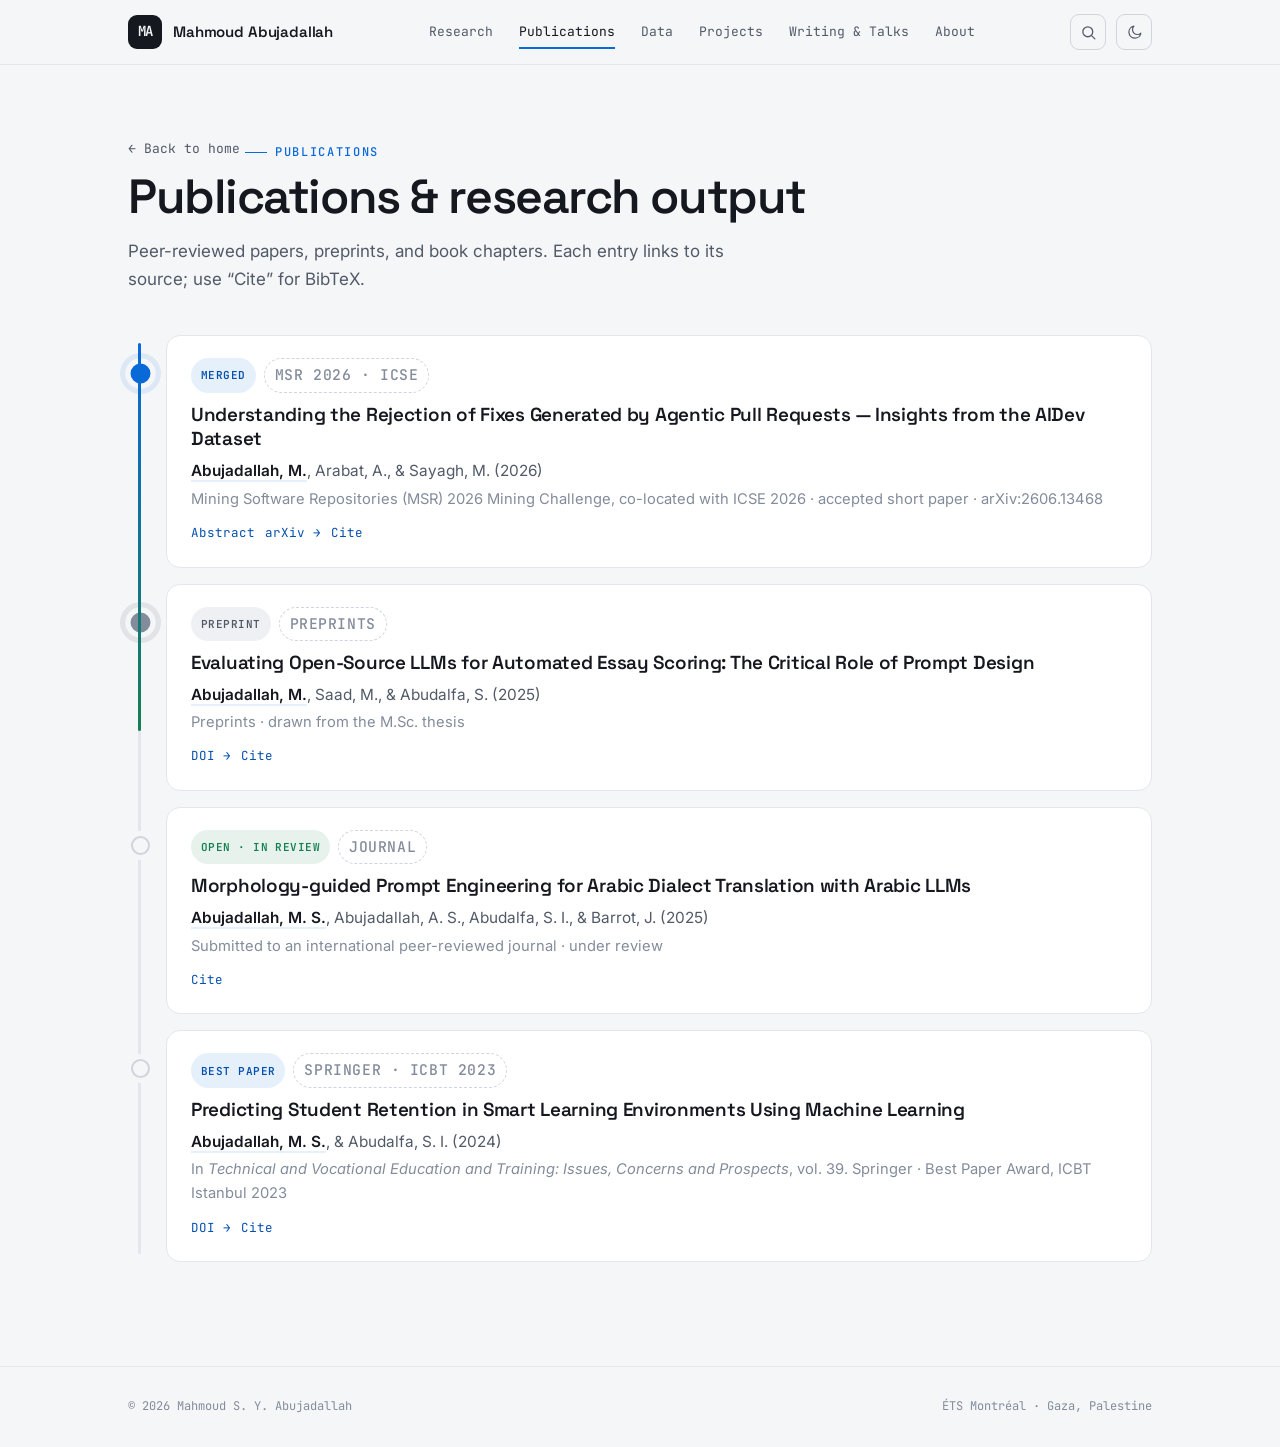
<file: publications.html>
<!doctype html>
<html lang="en">
<head>
<meta charset="utf-8">
<meta name="viewport" content="width=device-width, initial-scale=1">
<title>Publications — Mahmoud S. Y. Abujadallah</title>
<meta name="description" content="Peer-reviewed publications, preprints, and book chapters by Mahmoud S. Y. Abujadallah on AI for software engineering, LLMs, and educational data mining.">
<meta name="author" content="Mahmoud S. Y. Abujadallah">
<meta name="robots" content="index, follow">
<meta name="theme-color" content="#0969DA">
<link rel="canonical" href="https://mabujadallah.github.io/publications.html">
<link rel="icon" type="image/svg+xml" href="favicon.svg">
<meta property="og:type" content="website">
<meta property="og:title" content="Publications - Mahmoud S. Y. Abujadallah">
<meta property="og:description" content="Peer-reviewed publications, preprints, and book chapters on AI for software engineering and LLMs.">
<meta property="og:url" content="https://mabujadallah.github.io/publications.html">
<meta property="og:image" content="https://mabujadallah.github.io/images/og-card.png">
<meta property="og:image:width" content="1200">
<meta property="og:image:height" content="630">
<meta name="twitter:card" content="summary_large_image">
<meta name="twitter:title" content="Publications - Mahmoud S. Y. Abujadallah">
<meta name="twitter:description" content="Peer-reviewed publications, preprints, and book chapters on AI for software engineering and LLMs.">
<meta name="twitter:image" content="https://mabujadallah.github.io/images/og-card.png">
<link rel="preconnect" href="https://fonts.googleapis.com">
<link rel="preconnect" href="https://fonts.gstatic.com" crossorigin>
<link href="https://fonts.googleapis.com/css2?family=Space+Grotesk:wght@400;500;600;700&family=Inter:wght@400;450;500;600&family=JetBrains+Mono:wght@400;500;600&display=swap" rel="stylesheet">
<link rel="stylesheet" href="css/site.css">
<script>
  document.documentElement.classList.add('js');
  (function(){try{
    var t=localStorage.getItem('theme')||(matchMedia('(prefers-color-scheme:dark)').matches?'dark':'light');
    if(t==='dark')document.documentElement.setAttribute('data-theme','dark');
    /* Arabic disabled for now — keep English / LTR
    var l=localStorage.getItem('lang')||'en';
    document.documentElement.lang=l;document.documentElement.dir=(l==='ar')?'rtl':'ltr';
    */
  }catch(e){}})();
</script>
<script type="application/ld+json">
{
  "@context": "https://schema.org",
  "@type": "ItemList",
  "name": "Publications — Mahmoud S. Y. Abujadallah",
  "itemListElement": [
    {
      "@type": "ListItem",
      "position": 1,
      "item": {
        "@type": "ScholarlyArticle",
        "headline": "Understanding the Rejection of Fixes Generated by Agentic Pull Requests: Insights from the AIDev Dataset",
        "author": [
          {"@type": "Person", "name": "Mahmoud Abujadallah"},
          {"@type": "Person", "name": "A. Arabat"},
          {"@type": "Person", "name": "Mohammed Sayagh"}
        ],
        "datePublished": "2026",
        "isPartOf": "Mining Software Repositories (MSR) 2026, Mining Challenge (ICSE 2026)",
        "url": "https://arxiv.org/abs/2606.13468",
        "sameAs": "https://arxiv.org/abs/2606.13468"
      }
    },
    {
      "@type": "ListItem",
      "position": 2,
      "item": {
        "@type": "ScholarlyArticle",
        "headline": "Evaluating Open-Source LLMs for Automated Essay Scoring: The Critical Role of Prompt Design",
        "author": [
          {"@type": "Person", "name": "Mahmoud Abujadallah"},
          {"@type": "Person", "name": "M. Saad"},
          {"@type": "Person", "name": "S. Abudalfa"}
        ],
        "datePublished": "2025",
        "url": "https://doi.org/10.20944/preprints202511.1429.v1",
        "sameAs": "https://doi.org/10.20944/preprints202511.1429.v1"
      }
    },
    {
      "@type": "ListItem",
      "position": 3,
      "item": {
        "@type": "ScholarlyArticle",
        "headline": "Morphology-guided Prompt Engineering for Arabic Dialect Translation with Arabic LLMs",
        "author": [
          {"@type": "Person", "name": "Mahmoud S. Abujadallah"},
          {"@type": "Person", "name": "A. S. Abujadallah"},
          {"@type": "Person", "name": "S. I. Abudalfa"},
          {"@type": "Person", "name": "J. Barrot"}
        ],
        "datePublished": "2025"
      }
    },
    {
      "@type": "ListItem",
      "position": 4,
      "item": {
        "@type": "ScholarlyArticle",
        "headline": "Predicting Student Retention in Smart Learning Environments Using Machine Learning",
        "author": [
          {"@type": "Person", "name": "Mahmoud S. Abujadallah"},
          {"@type": "Person", "name": "S. I. Abudalfa"}
        ],
        "datePublished": "2024",
        "isPartOf": "Technical and Vocational Education and Training: Issues, Concerns and Prospects, vol. 39 (Springer)",
        "url": "https://doi.org/10.1007/978-981-99-7798-7_12",
        "sameAs": "https://doi.org/10.1007/978-981-99-7798-7_12"
      }
    }
  ]
}
</script>
</head>
<body>
<div class="scroll-progress" aria-hidden="true"></div>
<a class="skip" href="#main" data-i18n="skip">Skip to content</a>

<header class="nav">
  <div class="wrap nav-inner">
    <a class="brand" href="index.html"><span class="mono-badge">MA</span><span>Mahmoud&nbsp;Abujadallah</span></a>
    <nav class="nav-links" aria-label="Primary">
      <a href="index.html#research" data-i18n="nav.research">Research</a>
      <a href="publications.html" aria-current="page" data-i18n="nav.pubs">Publications</a>
      <a href="datasets.html" data-i18n="nav.data">Data</a>
      <a href="projects.html" data-i18n="nav.projects">Projects</a>
      <a href="media.html" data-i18n="nav.media">Writing &amp; Talks</a>
      <a href="index.html#about" data-i18n="nav.about">About</a>
    </nav>
    <div class="nav-tools">
      <!-- Arabic toggle disabled for now
      <button class="icon-btn" id="langToggle" type="button" aria-label="Switch language to Arabic" title="العربية">ع</button>
      -->
      <button class="icon-btn" id="themeToggle" type="button" aria-label="Toggle dark mode" title="Toggle theme">
        <svg class="ic-moon" viewBox="0 0 24 24" fill="none" stroke="currentColor" stroke-width="1.7" aria-hidden="true"><path d="M21 12.8A8.5 8.5 0 1 1 11.2 3a6.6 6.6 0 0 0 9.8 9.8z" stroke-linecap="round" stroke-linejoin="round"/></svg>
        <svg class="ic-sun" viewBox="0 0 24 24" fill="none" stroke="currentColor" stroke-width="1.7" aria-hidden="true"><circle cx="12" cy="12" r="4"/><path d="M12 2v2M12 20v2M4.9 4.9l1.4 1.4M17.7 17.7l1.4 1.4M2 12h2M20 12h2M4.9 19.1l1.4-1.4M17.7 6.3l1.4-1.4" stroke-linecap="round"/></svg>
      </button>
    </div>
  </div>
</header>

<main id="main">
  <div class="wrap">
    <div class="page-head">
      <a class="back" href="index.html" data-i18n="back">← Back to home</a>
      <span class="eyebrow" style="margin-top:14px" data-i18n="pubs.eyebrow">Publications</span>
      <h1 data-i18n="pubs.h1">Publications &amp; research output</h1>
      <p data-i18n="pubs.intro">Peer-reviewed papers, preprints, and book chapters. Each entry links to its source; use “Cite” for BibTeX.</p>
    </div>

    <section class="pub-list signature-scroll" aria-label="Publication timeline">

      <article class="pub reveal" id="pub-rejection" data-state="merged">
        <div class="tags"><span class="tag merged">Merged</span><span class="tag venue">MSR 2026 · ICSE</span></div>
        <h3><a href="https://arxiv.org/abs/2606.13468" target="_blank" rel="noopener">Understanding the Rejection of Fixes Generated by Agentic Pull Requests — Insights from the AIDev Dataset</a></h3>
        <p class="authors"><span class="me">Abujadallah, M.</span>, Arabat, A., &amp; Sayagh, M. (2026)</p>
        <p class="venue">Mining Software Repositories (MSR) 2026 Mining Challenge, co-located with ICSE 2026 · accepted short paper · arXiv:2606.13468</p>
        <div class="links">
          <button type="button" class="abstract" data-i18n="abstract">Abstract</button>
          <a href="https://arxiv.org/abs/2606.13468" target="_blank" rel="noopener">arXiv →</a>
          <button type="button" class="cite" data-i18n="cite">Cite</button>
        </div>
        <div class="abs">AI coding agents such as Copilot, Devin, Cursor, and Claude increasingly open pull requests to resolve issues, yet a large share of their proposed fixes is discarded. Using the AIDev dataset, we qualitatively analyze 306 non-merged pull requests and identify 14 reasons for rejection across four categories: incorrect implementation (incomplete or wrong approaches), CI-pipeline failures, agent limitations (no code generated or lost sessions), and low-priority fixes. Overall, 46.41% of the fixes proposed by these agents are rejected. We recommend giving agents hints about the approach to follow, outlining constraints on approaches to avoid, instructing them to validate implementations through CI pipelines, and prioritising tasks — to reduce wasted human-review effort and unnecessary resource consumption.</div>
        <pre class="bib">@inproceedings{abujadallah2026rejection,
  author    = {Abujadallah, M. and Arabat, A. and Sayagh, M.},
  title     = {Understanding the Rejection of Fixes Generated by Agentic Pull Requests: Insights from the {AIDev} Dataset},
  booktitle = {Mining Software Repositories (MSR) 2026, Mining Challenge},
  year      = {2026},
  note      = {arXiv:2606.13468}
}</pre>
      </article>

      <article class="pub reveal" id="pub-aes" data-state="draft">
        <div class="tags"><span class="tag draft">Preprint</span><span class="tag venue">Preprints</span></div>
        <h3><a href="https://doi.org/10.20944/preprints202511.1429.v1" target="_blank" rel="noopener">Evaluating Open-Source LLMs for Automated Essay Scoring: The Critical Role of Prompt Design</a></h3>
        <p class="authors"><span class="me">Abujadallah, M.</span>, Saad, M., &amp; Abudalfa, S. (2025)</p>
        <p class="venue">Preprints · drawn from the M.Sc. thesis</p>
        <div class="links">
          <a href="https://doi.org/10.20944/preprints202511.1429.v1" target="_blank" rel="noopener">DOI →</a>
          <button type="button" class="cite" data-i18n="cite">Cite</button>
        </div>
        <pre class="bib">@article{abujadallah2025aes,
  author  = {Abujadallah, M. and Saad, M. and Abudalfa, S.},
  title   = {Evaluating Open-Source {LLMs} for Automated Essay Scoring: The Critical Role of Prompt Design},
  journal = {Preprints},
  year    = {2025},
  doi     = {10.20944/preprints202511.1429.v1}
}</pre>
      </article>

      <article class="pub reveal" id="pub-morphology" data-state="open">
        <div class="tags"><span class="tag open">Open · in review</span><span class="tag venue">Journal</span></div>
        <h3>Morphology-guided Prompt Engineering for Arabic Dialect Translation with Arabic LLMs</h3>
        <p class="authors"><span class="me">Abujadallah, M. S.</span>, Abujadallah, A. S., Abudalfa, S. I., &amp; Barrot, J. (2025)</p>
        <p class="venue">Submitted to an international peer-reviewed journal · under review</p>
        <div class="links">
          <button type="button" class="cite" data-i18n="cite">Cite</button>
        </div>
        <pre class="bib">@unpublished{abujadallah2025morphology,
  author = {Abujadallah, M. S. and Abujadallah, A. S. and Abudalfa, S. I. and Barrot, J.},
  title  = {Morphology-guided Prompt Engineering for Arabic Dialect Translation with Arabic {LLMs}},
  note   = {Under review},
  year   = {2025}
}</pre>
      </article>

      <article class="pub reveal" id="pub-retention" data-state="merged">
        <div class="tags"><span class="tag merged">Best Paper</span><span class="tag venue">Springer · ICBT 2023</span></div>
        <h3><a href="https://doi.org/10.1007/978-981-99-7798-7_12" target="_blank" rel="noopener">Predicting Student Retention in Smart Learning Environments Using Machine Learning</a></h3>
        <p class="authors"><span class="me">Abujadallah, M. S.</span>, &amp; Abudalfa, S. I. (2024)</p>
        <p class="venue">In <em>Technical and Vocational Education and Training: Issues, Concerns and Prospects</em>, vol. 39. Springer · Best Paper Award, ICBT Istanbul 2023</p>
        <div class="links">
          <a href="https://doi.org/10.1007/978-981-99-7798-7_12" target="_blank" rel="noopener">DOI →</a>
          <button type="button" class="cite" data-i18n="cite">Cite</button>
        </div>
        <pre class="bib">@incollection{abujadallah2024retention,
  author    = {Abujadallah, M. S. and Abudalfa, S. I.},
  title     = {Predicting Student Retention in Smart Learning Environments Using Machine Learning},
  booktitle = {Technical and Vocational Education and Training: Issues, Concerns and Prospects},
  volume    = {39},
  publisher = {Springer},
  year      = {2024},
  doi       = {10.1007/978-981-99-7798-7_12}
}</pre>
      </article>

    </section>
  </div>
</main>

<footer>
  <div class="wrap foot-inner">
    <span data-i18n="footer.copy">© 2026 Mahmoud S. Y. Abujadallah</span>
    <span data-i18n="footer.loc">ÉTS Montréal · Gaza, Palestine</span>
  </div>
</footer>

<script>
  // signature scroll line: fill as papers enter and light nodes by state
  (function(){
    const section = document.querySelector('.signature-scroll');
    if(!section) return;
    const pubs = Array.from(section.querySelectorAll('.pub'));
    function update(){
      const r = section.getBoundingClientRect();
      const start = innerHeight * 0.68;
      const end = Math.max(1, r.height - innerHeight * 0.22);
      const p = Math.min(Math.max((start - r.top) / end, 0), 1);
      section.style.setProperty('--merge-progress', (p * 100).toFixed(2) + '%');
      pubs.forEach(pub=>{
        const pr = pub.getBoundingClientRect();
        pub.classList.toggle('lit', pr.top < innerHeight * 0.68);
      });
    }
    update();
    addEventListener('scroll', update, {passive:true});
    addEventListener('resize', update);
  })();

  // Abstract -> toggle collapsible block
  document.querySelectorAll('.abstract').forEach(btn=>{
    const abs = btn.closest('.pub').querySelector('.abs');
    if(!abs) return;
    btn.setAttribute('aria-expanded','false');
    btn.addEventListener('click', ()=>{
      const open = abs.classList.toggle('show');
      btn.setAttribute('aria-expanded', open);
    });
  });

  // language toggle (page chrome; citations stay English)
  (function(){
    return; // Arabic disabled for now — remove this line to re-enable
    const btn=document.getElementById('langToggle'), root=document.documentElement;
    const nodes=document.querySelectorAll('[data-i18n]'); const en={};
    nodes.forEach(el=>en[el.getAttribute('data-i18n')]=el.innerHTML);
    const ar={
      'skip':'تخطَّ إلى المحتوى','back':'← العودة إلى الرئيسية','cite':'اقتبس','abstract':'الملخّص',
      'nav.research':'الأبحاث','nav.pubs':'المنشورات','nav.media':'مقالات ومحاضرات','nav.about':'نبذة',
      'pubs.eyebrow':'المنشورات','pubs.h1':'المنشورات والإنتاج البحثي',
      'pubs.intro':'أوراق محكَّمة، ومسودّات أولية، وفصول كتب. كل مُدخل يرتبط بمصدره؛ استخدم «اقتبس» للحصول على BibTeX.',
      'footer.copy':'© 2026 محمود س. ي. أبو جادالله','footer.loc':'ÉTS مونتريال · غزة، فلسطين'
    };
    function apply(l){
      const isAr=l==='ar';
      nodes.forEach(el=>{const k=el.getAttribute('data-i18n');el.innerHTML=isAr?(ar[k]!=null?ar[k]:en[k]):en[k];});
      root.lang=l;root.dir=isAr?'rtl':'ltr';
      if(btn){btn.textContent=isAr?'EN':'ع';btn.title=isAr?'English':'العربية';}
      try{localStorage.setItem('lang',l);}catch(e){}
    }
    let cur='en';try{cur=localStorage.getItem('lang')||'en';}catch(e){}
    apply(cur);
    btn && btn.addEventListener('click',()=>apply(root.lang==='ar'?'en':'ar'));
  })();
</script>
<script src="css/site.js" defer></script>
</body>
</html>
</file>
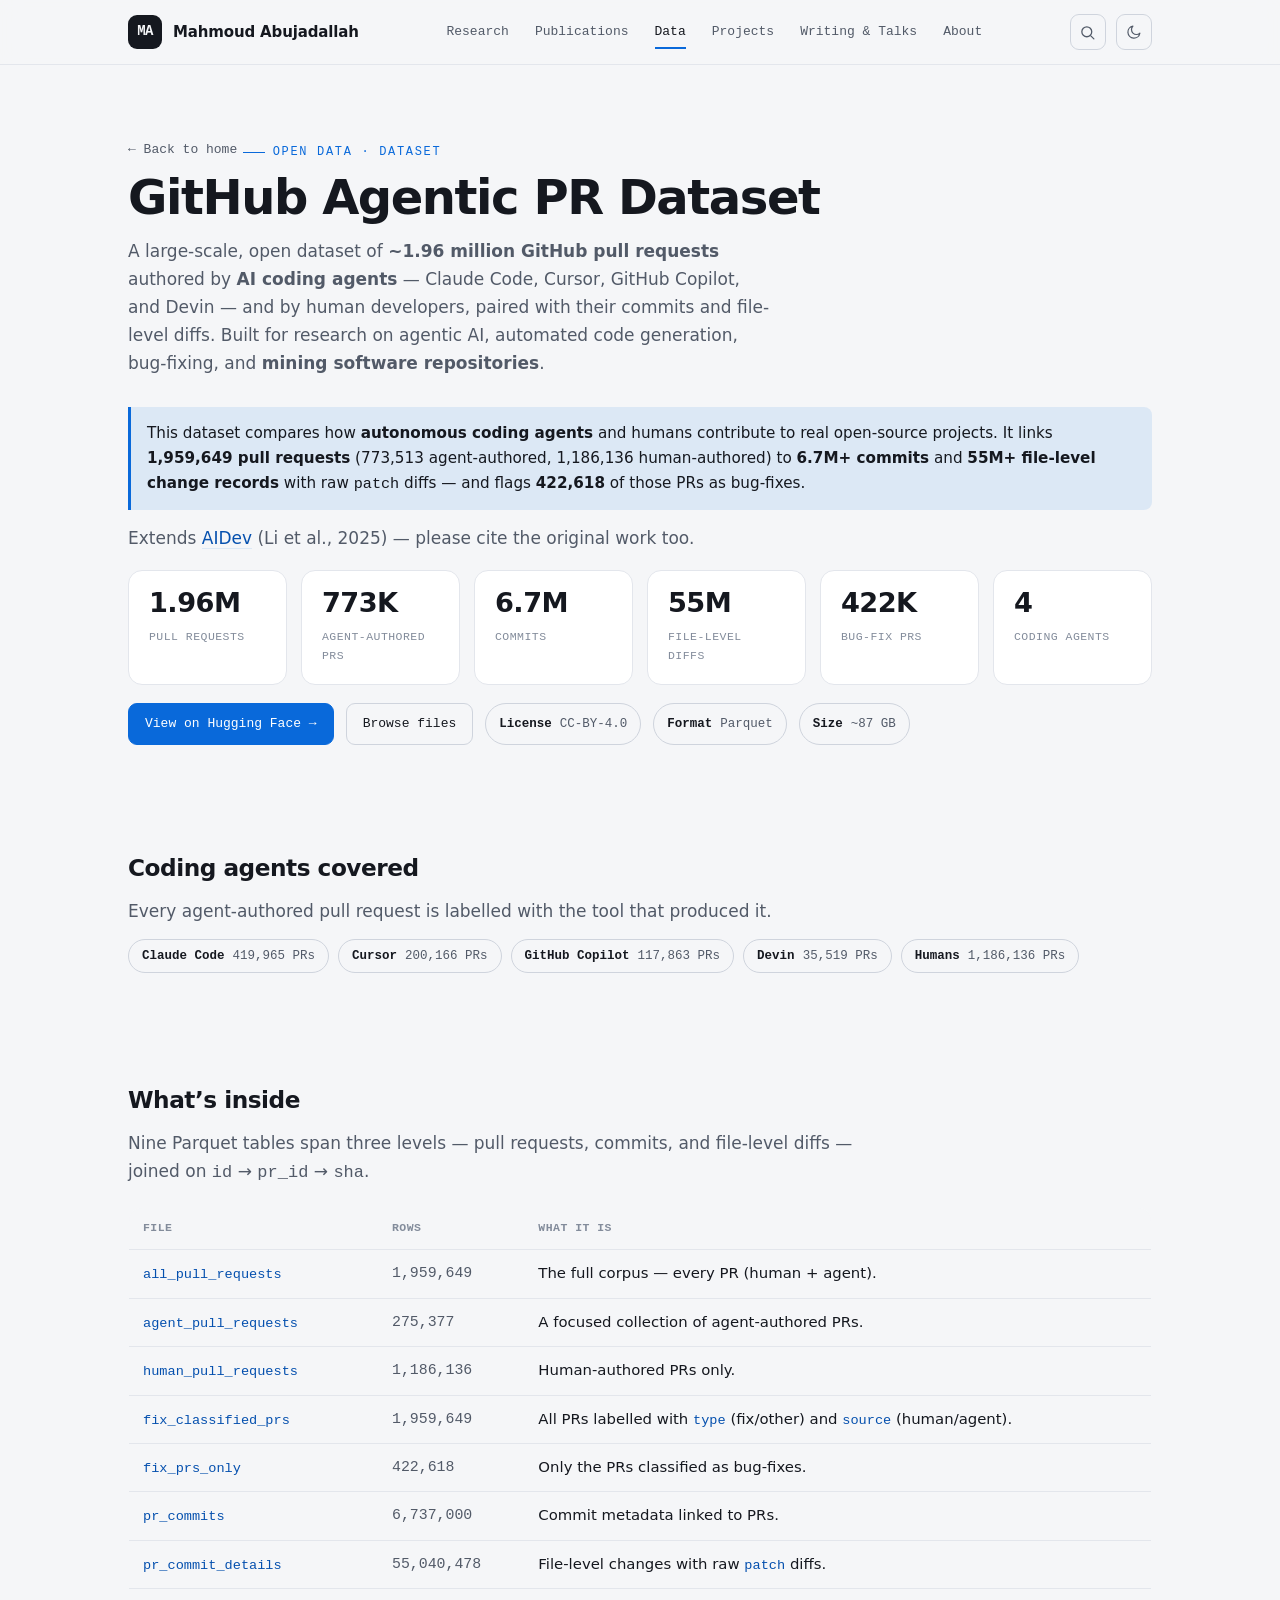
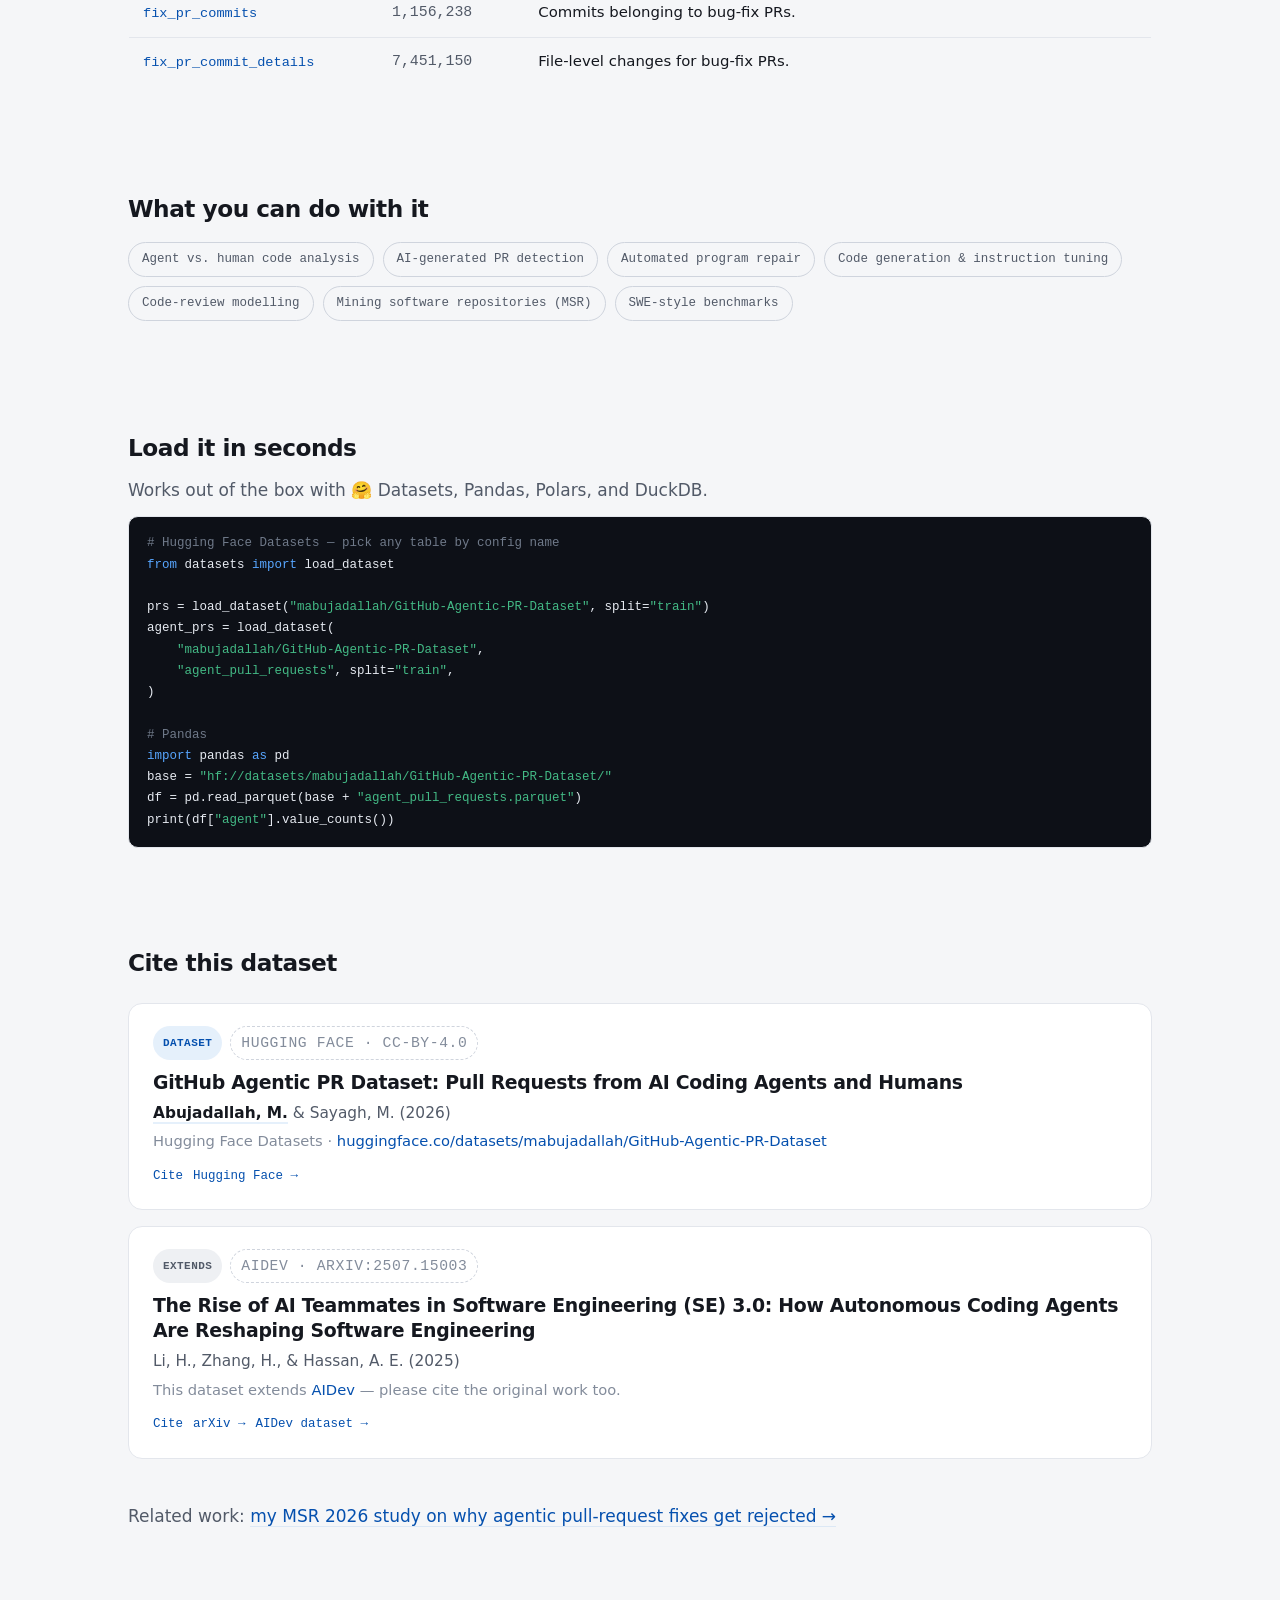
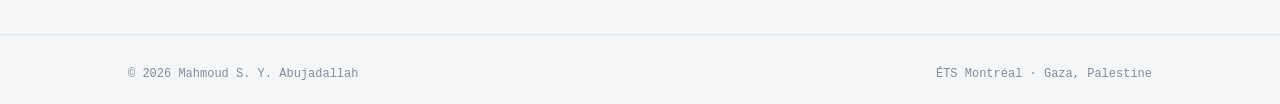
<file: mahmoud_abujadallah/datasets.html>
<!doctype html>
<html lang="en">
<head>
  <meta charset="utf-8">
  <meta name="viewport" content="width=device-width, initial-scale=1">
  <title>Redirecting… — Mahmoud Abujadallah</title>
  <meta name="robots" content="noindex, follow">
  <link rel="canonical" href="https://mabujadallah.github.io/datasets.html">
  <meta http-equiv="refresh" content="0; url=https://mabujadallah.github.io/datasets.html">
  <script>
    location.replace("https://mabujadallah.github.io/datasets.html" + location.search + location.hash);
  </script>
</head>
<body style="font-family: system-ui, sans-serif; max-width: 40rem; margin: 4rem auto; padding: 0 1rem;">
  <p>This page has moved to
     <a href="https://mabujadallah.github.io/datasets.html">mabujadallah.github.io/datasets.html</a>.
     Redirecting…</p>
</body>
</html>
</file>
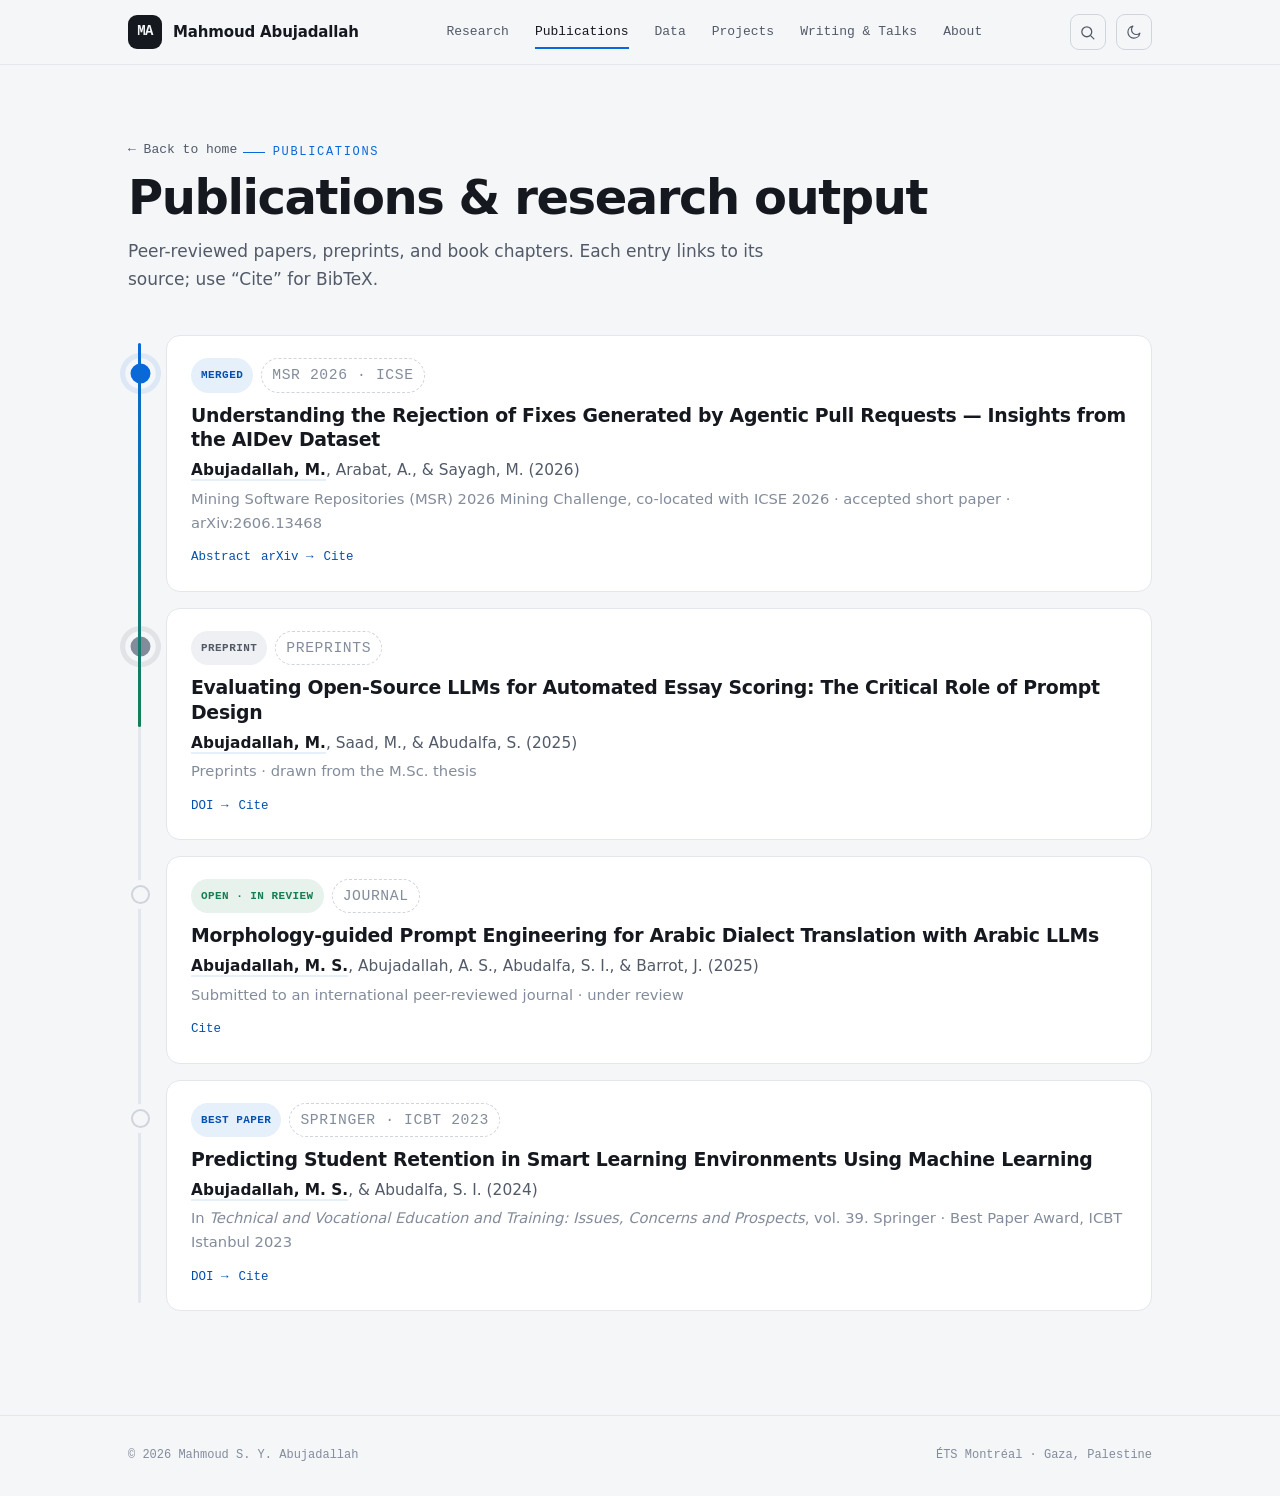
<file: mahmoud_abujadallah/publications.html>
<!doctype html>
<html lang="en">
<head>
  <meta charset="utf-8">
  <meta name="viewport" content="width=device-width, initial-scale=1">
  <title>Redirecting… — Mahmoud Abujadallah</title>
  <meta name="robots" content="noindex, follow">
  <link rel="canonical" href="https://mabujadallah.github.io/publications.html">
  <meta http-equiv="refresh" content="0; url=https://mabujadallah.github.io/publications.html">
  <script>
    location.replace("https://mabujadallah.github.io/publications.html" + location.search + location.hash);
  </script>
</head>
<body style="font-family: system-ui, sans-serif; max-width: 40rem; margin: 4rem auto; padding: 0 1rem;">
  <p>This page has moved to
     <a href="https://mabujadallah.github.io/publications.html">mabujadallah.github.io/publications.html</a>.
     Redirecting…</p>
</body>
</html>
</file>
<file: css/site.css>
/* Shared design system for subpages (publications, media).
   Mirrors the homepage tokens so subpages feel native. */
:root{
  --paper:#F5F6F8; --paper-raised:#FFFFFF;
  --ink:#15181F; --ink-soft:#525a68; --ink-faint:#838c9b;
  --line:#E3E6EC; --line-strong:#cfd4dd;
  --accent:#0969DA; --accent-deep:#0550AE; --accent-soft:rgba(9,105,218,.10);
  --accept:#157f52; --accept-soft:rgba(21,127,82,.10);
  --reject:#c0392b; --reject-soft:rgba(192,57,43,.08);
  --amber:#a86a12;
  --display:'Space Grotesk',system-ui,sans-serif;
  --body:'Inter',system-ui,sans-serif;
  --mono:'JetBrains Mono',ui-monospace,monospace;
  --maxw:1080px; --r:14px;
}
html{color-scheme:light}
html[data-theme="dark"]{
  color-scheme:dark;
  --paper:#0d1017; --paper-raised:#161b24;
  --ink:#e7ebf2; --ink-soft:#a6b0c0; --ink-faint:#6f7989;
  --line:#222a37; --line-strong:#333d4d;
  --accent:#58A6FF; --accent-deep:#79C0FF; --accent-soft:rgba(88,166,255,.16);
  --accept:#43b985; --accept-soft:rgba(67,185,133,.16);
  --reject:#e5675a; --reject-soft:rgba(229,103,90,.14);
  --amber:#d6a14e;
}
[dir="rtl"]{--display:'Cairo','Space Grotesk',sans-serif;--body:'Tajawal','Inter',sans-serif}

*{box-sizing:border-box}
html{scroll-behavior:smooth}
body{
  margin:0;background:var(--paper);color:var(--ink);font-family:var(--body);
  font-size:17px;line-height:1.65;-webkit-font-smoothing:antialiased;
  transition:background .3s ease,color .3s ease;overflow-x:hidden;
}
a{color:inherit;text-decoration:none}
::selection{background:var(--accent);color:#fff}
.scroll-progress{
  position:fixed;left:0;right:0;top:0;z-index:300;height:3px;
  background:linear-gradient(90deg,var(--accent),var(--accept));
  transform:scaleX(var(--scroll-progress,0));transform-origin:left;
}
.wrap{max-width:var(--maxw);margin:0 auto;padding:0 28px}
.skip{position:absolute;left:-999px;top:0;z-index:200;background:var(--ink);color:#fff;padding:10px 16px;border-radius:0 0 8px 0;font-family:var(--mono);font-size:13px}
.skip:focus{left:0}

.eyebrow{font-family:var(--mono);font-size:12px;font-weight:500;letter-spacing:.14em;text-transform:uppercase;color:var(--accent);display:inline-flex;align-items:center;gap:8px}
.eyebrow::before{content:"";width:22px;height:1px;background:var(--accent);display:inline-block}

/* nav */
header.nav{position:sticky;top:0;z-index:100;background:color-mix(in srgb,var(--paper) 88%,transparent);backdrop-filter:blur(10px);border-bottom:1px solid var(--line)}
.nav-inner{display:flex;align-items:center;justify-content:space-between;height:64px}
.brand{display:flex;align-items:center;gap:11px;font-family:var(--display);font-weight:600;font-size:15px;letter-spacing:-.01em}
.mono-badge{width:34px;height:34px;border-radius:9px;background:var(--ink);color:var(--paper);display:grid;place-items:center;font-family:var(--mono);font-weight:600;font-size:14px;letter-spacing:-.04em}
.nav-links{display:flex;gap:26px;align-items:center}
.nav-links a{font-family:var(--mono);font-size:13px;color:var(--ink-soft);position:relative;padding:4px 0;transition:color .2s}
.nav-links a:hover,.nav-links a[aria-current="page"]{color:var(--ink)}
.nav-links a::after{content:"";position:absolute;left:0;bottom:-2px;height:1.5px;width:0;background:var(--accent);transition:width .25s}
.nav-links a:hover::after,.nav-links a[aria-current="page"]::after{width:100%}
.nav-tools{display:flex;align-items:center;gap:10px}
.icon-btn{width:36px;height:36px;display:grid;place-items:center;background:transparent;border:1px solid var(--line-strong);border-radius:9px;color:var(--ink-soft);cursor:pointer;transition:border-color .2s,color .2s;font-family:var(--mono);font-size:13px;font-weight:600}
.icon-btn:hover{border-color:var(--accent);color:var(--accent)}
.icon-btn svg{width:17px;height:17px}
.icon-btn .ic-sun{display:none}
html[data-theme="dark"] .icon-btn .ic-moon{display:none}
html[data-theme="dark"] .icon-btn .ic-sun{display:block}
.nav-cta{font-family:var(--mono);font-size:13px;font-weight:500;border:1px solid var(--line-strong);border-radius:8px;padding:7px 14px;color:var(--ink);transition:.2s}
.nav-cta:hover{border-color:var(--accent);color:var(--accent)}
@media(max-width:760px){.nav-links{display:none}}

/* page head */
.page-head{padding:64px 0 8px}
.page-head h1{font-family:var(--display);font-weight:600;font-size:clamp(2rem,5vw,3rem);letter-spacing:-.03em;line-height:1.05;margin:.6rem 0 0}
.page-head p{color:var(--ink-soft);max-width:60ch;margin:.9rem 0 0}
.back{font-family:var(--mono);font-size:13px;color:var(--ink-soft);display:inline-flex;align-items:center;gap:7px;transition:color .2s}
.back:hover{color:var(--accent)}

main{padding-bottom:40px}
section{padding:34px 0}
.sub-eyebrow{margin:8px 0 20px}

/* generic state tag (matches homepage PR tags) */
.tag{font-family:var(--mono);font-size:11px;font-weight:600;letter-spacing:.04em;padding:4px 10px;border-radius:999px;display:inline-flex;align-items:center;gap:6px;text-transform:uppercase}
.tag.merged{background:var(--accent-soft);color:var(--accent-deep)}
.tag.open{background:var(--accept-soft);color:var(--accept)}
.tag.draft{background:#eef0f3;color:var(--ink-soft)}
html[data-theme="dark"] .tag.draft{background:#222a37}
.tag.venue{background:transparent;color:var(--ink-faint);border:1px dashed var(--line-strong);font-weight:500}

/* cards grid (articles / videos) */
.grid{display:grid;grid-template-columns:repeat(auto-fill,minmax(280px,1fr));gap:18px}
.card{background:var(--paper-raised);border:1px solid var(--line);border-radius:var(--r);overflow:hidden;display:flex;flex-direction:column;transition:border-color .2s,transform .2s,box-shadow .2s}
.card:hover{border-color:var(--line-strong);transform:translateY(-3px);box-shadow:0 18px 40px -28px rgba(21,24,31,.35)}
.card .thumb{aspect-ratio:16/9;width:100%;object-fit:cover;background:var(--line);display:block}
.card .body{padding:16px 18px;display:flex;flex-direction:column;gap:8px;flex:1}
.card h3{font-family:var(--display);font-weight:600;font-size:1.05rem;line-height:1.3;letter-spacing:-.015em;margin:0}
.card p{margin:0;color:var(--ink-soft);font-size:.92rem}
.card .meta{margin-top:auto;font-family:var(--mono);font-size:12px;color:var(--ink-faint);display:flex;gap:12px;flex-wrap:wrap;align-items:center}
.card .play{position:relative}
.card .play::after{content:"";position:absolute;inset:0;background:rgba(13,16,23,.18);opacity:0;transition:opacity .2s}
.card:hover .play::after{opacity:1}

.empty{color:var(--ink-faint);font-family:var(--mono);font-size:13px;border:1px dashed var(--line-strong);border-radius:var(--r);padding:26px;text-align:center}

footer{border-top:1px solid var(--line);padding:30px 0;color:var(--ink-faint);margin-top:30px}
.foot-inner{display:flex;justify-content:space-between;flex-wrap:wrap;gap:10px;font-family:var(--mono);font-size:12px}

.reveal{opacity:0;transform:translateY(16px);transition:opacity .55s ease,transform .55s ease}
.reveal.in{opacity:1;transform:none}
@media (prefers-reduced-motion:reduce){.reveal{opacity:1;transform:none;transition:none}html{scroll-behavior:auto}}
:focus-visible{outline:2.5px solid var(--accent);outline-offset:3px;border-radius:4px}

/* publications list */
.pub-list{display:flex;flex-direction:column;gap:16px}
.pub{background:var(--paper-raised);border:1px solid var(--line);border-radius:var(--r);padding:22px 24px;transition:border-color .2s,transform .2s,box-shadow .2s}
.pub:hover{border-color:var(--line-strong);transform:translateY(-2px);box-shadow:0 18px 40px -28px rgba(21,24,31,.35)}
.pub .tags{display:flex;gap:8px;flex-wrap:wrap;margin-bottom:10px}
.pub h3{font-family:var(--display);font-weight:600;font-size:1.18rem;line-height:1.32;letter-spacing:-.015em;margin:0 0 6px}
.pub .authors{color:var(--ink-soft);font-size:.96rem;margin:0 0 3px}
.pub .authors .me{color:var(--ink);font-weight:600;border-bottom:2px solid var(--accent-soft)}
.pub .venue{color:var(--ink-faint);font-size:.92rem;margin:0}
.pub .links{margin-top:12px;display:flex;gap:10px;flex-wrap:wrap;font-family:var(--mono);font-size:12.5px}
.pub .links a,.pub .links button{color:var(--accent-deep);background:none;border:0;padding:0;cursor:pointer;font:inherit;border-bottom:1px solid transparent;transition:border-color .2s}
.pub .links a:hover,.pub .links button:hover{border-color:var(--accent-deep)}
.bib{margin-top:12px;background:var(--paper);border:1px solid var(--line);border-radius:10px;padding:14px 16px;font-family:var(--mono);font-size:12px;line-height:1.6;color:var(--ink-soft);overflow-x:auto;white-space:pre;display:none}
.bib.show{display:block}
.abs{margin-top:12px;background:var(--accent-soft);border-left:3px solid var(--accent);border-radius:0 8px 8px 0;padding:14px 16px;font-size:.95rem;line-height:1.62;color:var(--ink);display:none}
.abs.show{display:block}
[dir="rtl"] .abs{border-left:0;border-right:3px solid var(--accent);border-radius:8px 0 0 8px}

.signature-scroll{
  --merge-progress:0%;
  position:relative;
  padding-left:38px;
}
.signature-scroll::before,
.signature-scroll::after{
  content:"";position:absolute;left:10px;top:42px;width:3px;border-radius:999px;
}
.signature-scroll::before{bottom:42px;background:var(--line)}
.signature-scroll::after{
  height:var(--merge-progress);max-height:calc(100% - 84px);
  background:linear-gradient(180deg,var(--accent),var(--accept));
  transition:height .08s linear;
}
.signature-scroll .pub{position:relative}
.signature-scroll .pub::before{
  content:"";position:absolute;left:-36px;top:28px;width:15px;height:15px;border-radius:50%;
  background:var(--paper);border:2px solid var(--line-strong);
  box-shadow:0 0 0 5px var(--paper);
  transition:background .25s,border-color .25s,box-shadow .25s,transform .25s;
}
.signature-scroll .pub[data-state="merged"]{--node:var(--accent);--node-soft:var(--accent-soft)}
.signature-scroll .pub[data-state="open"]{--node:var(--accept);--node-soft:var(--accept-soft)}
.signature-scroll .pub[data-state="draft"]{--node:var(--ink-faint);--node-soft:rgba(131,140,155,.18)}
.signature-scroll .pub.lit::before{
  background:var(--node);border-color:var(--node);
  box-shadow:0 0 0 5px var(--paper),0 0 0 10px var(--node-soft);
  transform:scale(1.05);
}
[dir="rtl"] .signature-scroll{padding-left:0;padding-right:38px}
[dir="rtl"] .signature-scroll::before,
[dir="rtl"] .signature-scroll::after{left:auto;right:10px}
[dir="rtl"] .signature-scroll .pub::before{left:auto;right:-36px}

[dir="rtl"] .eyebrow::before{margin-left:0}
[dir="rtl"] .pub .authors .me{border-bottom-color:var(--accent-soft)}
[dir="rtl"] .card .meta,[dir="rtl"] .pub .venue{direction:rtl}

@media(max-width:560px){
  .wrap{padding:0 20px}
  .signature-scroll{padding-left:30px}
  .signature-scroll .pub::before{left:-30px}
  [dir="rtl"] .signature-scroll{padding-left:0;padding-right:30px}
  [dir="rtl"] .signature-scroll .pub::before{left:auto;right:-30px}
}

@media (prefers-reduced-motion:reduce){
  .scroll-progress{transition:none}
  .signature-scroll::after{height:100%;transition:none}
  .signature-scroll .pub::before{transition:none}
}

/* projects / software — built on .card + the PR/diff vocabulary */
.proj .body{gap:11px;padding:20px 20px 18px}
.proj-top{display:flex;align-items:center;justify-content:space-between;gap:10px;flex-wrap:wrap}
.proj h3{font-size:1.12rem}
.proj p{font-size:.93rem;line-height:1.5}
.diffstat{font-family:var(--mono);font-size:12px;display:inline-flex;gap:9px;align-items:center;white-space:nowrap}
.diffstat .add{color:var(--accept);font-weight:600}
.diffstat .del{color:var(--reject);font-weight:600}
.diffstat .stars{color:var(--amber);font-weight:600}
.stack{display:flex;flex-wrap:wrap;gap:7px;margin-top:2px}
.stack span{font-family:var(--mono);font-size:11.5px;color:var(--ink-soft);border:1px solid var(--line-strong);border-radius:999px;padding:4px 10px;line-height:1.2}
.proj .links{margin-top:auto;padding-top:6px;display:flex;gap:14px;flex-wrap:wrap;font-family:var(--mono);font-size:12.5px}
.proj .links a{color:var(--accent-deep);border-bottom:1px solid transparent;transition:border-color .2s;display:inline-flex;align-items:center;gap:5px}
.proj .links a:hover{border-color:var(--accent-deep)}
[dir="rtl"] .proj-top,[dir="rtl"] .stack,[dir="rtl"] .proj .links{direction:rtl}

/* article (full Medium post mirrored locally) */
.article-layout{display:grid;grid-template-columns:minmax(0,1fr) 250px;gap:48px;align-items:start}
.article-layout.solo{display:block}
.article-main{min-width:0}
.article-layout:not(.solo) .article-head,
.article-layout:not(.solo) .prose,
.article-layout:not(.solo) .article-foot{margin-left:0;margin-right:0}

.article-rail{padding-top:60px}
.rail-sticky{position:sticky;top:84px}
.rail-label{font-family:var(--mono);font-size:12px;font-weight:500;letter-spacing:.14em;text-transform:uppercase;color:var(--accent);display:block;margin-bottom:12px}
.rail-list{list-style:none;margin:0;padding:0}
.rail-list a{display:block;padding:11px 0;border-top:1px solid var(--line);transition:color .2s}
.rail-list li:first-child a{border-top:0;padding-top:0}
.rail-title{display:block;font-family:var(--display);font-weight:500;font-size:.92rem;line-height:1.34;letter-spacing:-.01em;color:var(--ink);transition:color .2s}
.rail-list a:hover .rail-title{color:var(--accent)}
.rail-date{display:block;font-family:var(--mono);font-size:11px;color:var(--ink-faint);margin-top:5px}
.rail-all{display:inline-block;margin-top:16px;font-family:var(--mono);font-size:12.5px;color:var(--accent-deep);border-bottom:1px solid transparent;transition:border-color .2s}
.rail-all:hover{border-color:var(--accent-deep)}
@media(max-width:900px){
  .article-layout{grid-template-columns:1fr;gap:0}
  .article-rail{padding-top:30px;margin-top:34px;border-top:1px solid var(--line)}
  .rail-sticky{position:static}
  .rail-list{display:grid;grid-template-columns:repeat(auto-fill,minmax(220px,1fr));gap:0 28px}
  .rail-list a{border-top:1px solid var(--line)}
  .rail-list li:first-child a{border-top:1px solid var(--line);padding-top:11px}
}

.article-head{max-width:72ch;margin:0 auto;padding:56px 0 6px}
.article-head h1{font-family:var(--display);font-weight:700;font-size:clamp(1.9rem,4.6vw,2.8rem);letter-spacing:-.03em;line-height:1.08;margin:.7rem 0 0}
.article-meta{margin-top:14px;font-family:var(--mono);font-size:12.5px;color:var(--ink-faint);display:flex;gap:8px 16px;flex-wrap:wrap;align-items:center}
.article-meta a{color:var(--accent-deep);border-bottom:1px solid transparent;transition:border-color .2s}
.article-meta a:hover{border-color:var(--accent-deep)}

.prose{max-width:72ch;margin:26px auto 0;font-size:1.07rem;line-height:1.78;color:var(--ink)}
.prose>*:first-child{margin-top:0}
.prose p{margin:0 0 1.25em}
.prose h2,.prose h3,.prose h4{font-family:var(--display);font-weight:600;letter-spacing:-.02em;line-height:1.25;color:var(--ink);margin:1.9em 0 .55em}
.prose h2{font-size:1.7rem}
.prose h3{font-size:1.42rem}
.prose h4{font-size:1.16rem}
.prose a{color:var(--accent-deep);border-bottom:1px solid var(--accent-soft);transition:border-color .2s}
.prose a:hover{border-color:var(--accent-deep)}
.prose strong{font-weight:600;color:var(--ink)}
.prose em{font-style:italic}
.prose img{max-width:100%;height:auto;border-radius:12px;display:block;margin:0 auto}
.prose figure{margin:1.9em 0}
.prose figcaption{margin-top:.7em;text-align:center;font-family:var(--mono);font-size:.82rem;color:var(--ink-faint)}
.prose ul,.prose ol{margin:0 0 1.25em;padding-left:1.45em}
.prose li{margin:.4em 0}
.prose li::marker{color:var(--accent)}
.prose blockquote{margin:1.7em 0;padding:.7em 1.25em;border-left:3px solid var(--accent);background:var(--accent-soft);border-radius:0 8px 8px 0;color:var(--ink)}
[dir="rtl"] .prose blockquote{border-left:0;border-right:3px solid var(--accent);border-radius:8px 0 0 8px}
.prose blockquote p:last-child{margin-bottom:0}
.prose pre{margin:1.7em 0;background:#0d1017;color:#e7ebf2;border:1px solid var(--line-strong);border-radius:12px;padding:16px 18px;overflow-x:auto;font-family:var(--mono);font-size:.84rem;line-height:1.65}
html[data-theme="dark"] .prose pre{background:#05070b}
.prose code{font-family:var(--mono);font-size:.86em;background:var(--accent-soft);padding:.12em .42em;border-radius:6px}
.prose pre code{background:none;padding:0;font-size:1em;color:inherit}
.prose hr{border:0;border-top:1px solid var(--line);margin:2.4em 0}

.article-foot{max-width:72ch;margin:40px auto 0;padding-top:22px;border-top:1px solid var(--line);display:flex;justify-content:space-between;gap:14px;flex-wrap:wrap;align-items:center}
.read-on-medium{font-family:var(--mono);font-size:13px;font-weight:500;border:1px solid var(--line-strong);border-radius:9px;padding:9px 16px;color:var(--ink);transition:border-color .2s,color .2s}
.read-on-medium:hover{border-color:var(--accent);color:var(--accent)}

@media print{
  html,body{background:#fff!important;color:#111!important}
  header.nav,.scroll-progress,.nav-tools,.back,.links button{display:none!important}
  .wrap{max-width:none;padding:0}
  .page-head,section{padding:14px 0}
  .grid,.pub-list{display:block}
  .card,.pub{box-shadow:none!important;border-color:#ccc!important;break-inside:avoid;margin:0 0 12px}
  .signature-scroll{padding-left:0}
  .signature-scroll::before,.signature-scroll::after,.signature-scroll .pub::before{display:none!important}
  .reveal{opacity:1!important;transform:none!important}
  .bib.show,.abs.show{display:block}
  a[href^="http"]::after{content:" (" attr(href) ")";font-size:10px;color:#555}
}

/* ---- topic filter (Writing & Talks) ---- */
.topic-filter{display:flex;flex-wrap:wrap;gap:8px;margin:18px 0 4px}
.topic-chip{font-family:var(--mono);font-size:12px;font-weight:500;letter-spacing:.02em;padding:6px 12px;border:1px solid var(--line-strong);border-radius:999px;background:var(--paper-raised);color:var(--ink-soft);cursor:pointer;transition:border-color .18s,color .18s,background .18s}
.topic-chip:hover{border-color:var(--accent);color:var(--accent)}
.topic-chip .n{opacity:.55;margin-left:5px}
.topic-chip.is-active{background:var(--accent);border-color:var(--accent);color:#fff}
.topic-chip.is-active .n{opacity:.85}

/* ---- global search overlay ---- */
.search-modal{position:fixed;inset:0;z-index:1000;display:flex;justify-content:center;align-items:flex-start;padding:12vh 20px 20px}
.search-modal[hidden]{display:none}
.search-backdrop{position:absolute;inset:0;background:rgba(13,16,23,.5);backdrop-filter:blur(2px);opacity:0;transition:opacity .16s}
.search-modal.show .search-backdrop{opacity:1}
.search-panel{position:relative;width:100%;max-width:600px;background:var(--paper-raised);border:1px solid var(--line-strong);border-radius:var(--r);box-shadow:0 30px 80px -30px rgba(13,16,23,.6);overflow:hidden;transform:translateY(-8px);opacity:0;transition:transform .16s,opacity .16s}
.search-modal.show .search-panel{transform:none;opacity:1}
.search-bar{display:flex;align-items:center;gap:10px;padding:14px 16px;border-bottom:1px solid var(--line)}
.search-bar svg{width:18px;height:18px;color:var(--ink-faint);flex:none}
.search-bar input{flex:1;min-width:0;border:0;background:transparent;font-family:var(--body);font-size:1rem;color:var(--ink);outline:none}
.search-bar input::placeholder{color:var(--ink-faint)}
.search-bar input::-webkit-search-cancel-button{-webkit-appearance:none}
.search-esc{font-family:var(--mono);font-size:11px;color:var(--ink-faint);border:1px solid var(--line-strong);border-radius:6px;padding:2px 6px;cursor:pointer}
.search-results{max-height:54vh;overflow-y:auto;padding:6px}
.search-hint{padding:22px 14px;text-align:center;color:var(--ink-faint);font-family:var(--mono);font-size:13px}
.search-hit{display:flex;gap:12px;align-items:flex-start;padding:10px 12px;border-radius:10px;text-decoration:none;color:inherit}
.search-hit:hover,.search-hit.is-active{background:var(--accent-soft)}
.hit-type{flex:none;font-family:var(--mono);font-size:10px;font-weight:600;letter-spacing:.06em;text-transform:uppercase;padding:3px 7px;border-radius:999px;margin-top:2px;background:#eef0f3;color:var(--ink-soft)}
.hit-type.t-article{background:var(--accent-soft);color:var(--accent-deep)}
.hit-type.t-talk{background:var(--reject-soft);color:var(--reject)}
.hit-type.t-publication{background:var(--accept-soft);color:var(--accept)}
.hit-type.t-project{background:rgba(168,106,18,.12);color:var(--amber)}
.hit-main{display:flex;flex-direction:column;gap:2px;min-width:0}
.hit-title{font-family:var(--display);font-weight:600;font-size:.96rem;line-height:1.3;color:var(--ink)}
.hit-snip{color:var(--ink-soft);font-size:.84rem;line-height:1.4;display:-webkit-box;-webkit-line-clamp:2;-webkit-box-orient:vertical;overflow:hidden}
.search-hit mark{background:rgba(9,105,218,.20);color:inherit;border-radius:3px;padding:0 1px}
.search-foot{display:flex;gap:16px;padding:10px 16px;border-top:1px solid var(--line);font-family:var(--mono);font-size:11px;color:var(--ink-faint)}
.search-foot kbd{border:1px solid var(--line-strong);border-radius:5px;padding:1px 5px;margin-right:3px}
html[data-theme="dark"] .hit-type{background:#222a37}
html[data-theme="dark"] .search-backdrop{background:rgba(0,0,0,.62)}
@media(max-width:560px){.search-modal{padding:8vh 12px 12px}.search-foot{display:none}}
</file>
